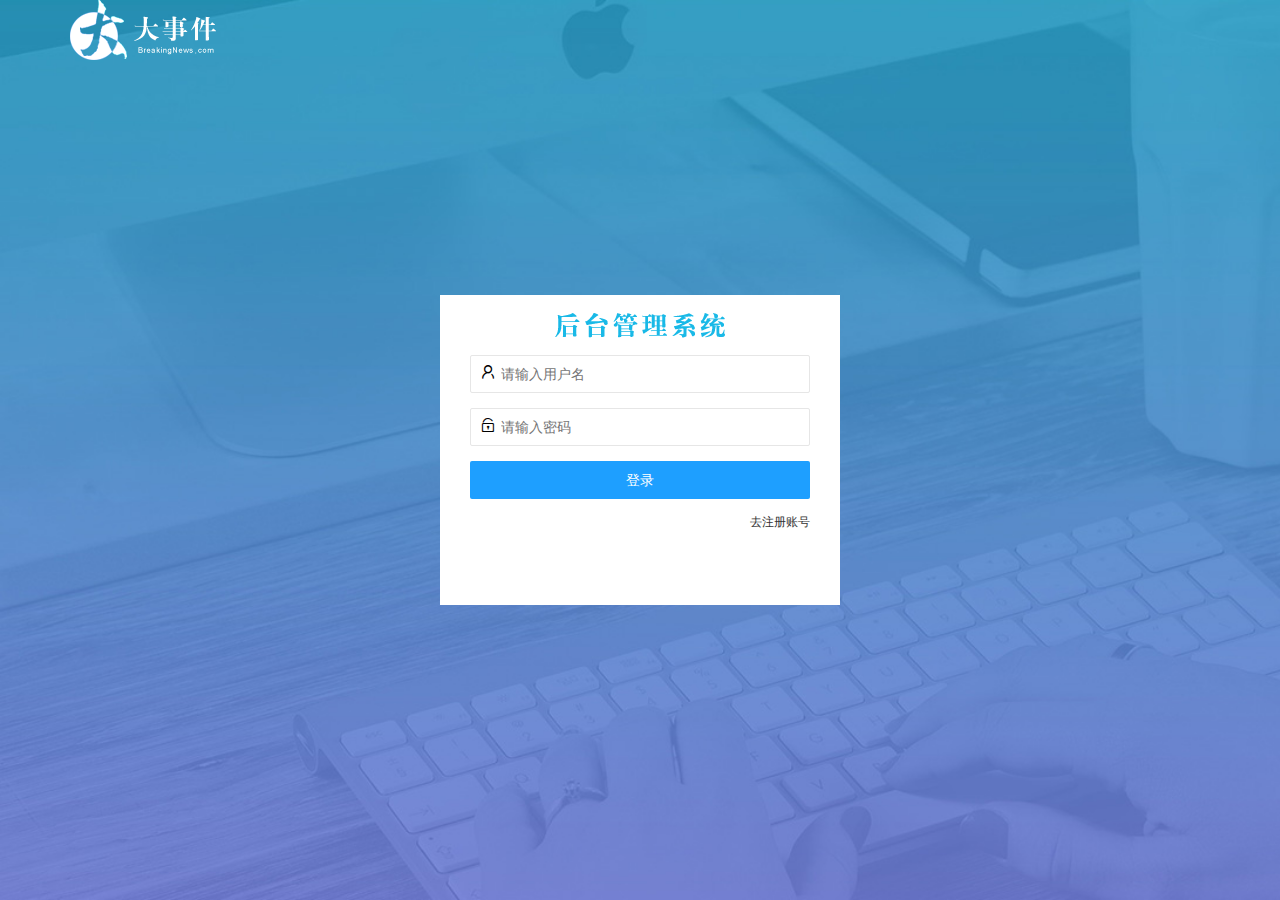
<file: login.html>
<!DOCTYPE html>
<html lang="en">

<head>
    <meta charset="UTF-8">
    <meta name="viewport" content="width=device-width, initial-scale=1.0">
    <title>大事件-登录/注册</title>
    <!-- 导入layui -->
    <link rel="stylesheet" href="./assets/lib/layui/css/layui.css">
    <!-- 登录注册页面样式 -->
    <link rel="stylesheet" href="./assets/css/login.css">

</head>

<body>
    <!-- 头部logo区域 -->
    <div class="layui-main">
        <img src="./assets/images/logo.png" alt="">
    </div>

    <!-- 登录注册区域 -->
    <div class="loginAndRegBox">
        <div class="title-box"></div>
        <!-- 登录div -->
        <div class="login-box">
            <!-- 登陆的表单 -->
            <form class="layui-form" id="form_login">
                <!-- 用户名 -->
                <div class="layui-form-item">
                    <i class="layui-icon layui-icon-username"></i>
                    <input type="text" name="username" required lay-verify="required" placeholder="请输入用户名"
                        autocomplete="off" class="layui-input">
                </div>
                <!-- 密码 -->
                <div class="layui-form-item">
                    <i class="layui-icon layui-icon-password"></i>
                    <input type="password" name="password" required lay-verify="required|pwd" placeholder="请输入密码"
                        autocomplete="off" class="layui-input">
                </div>
                <!-- 登录按钮 -->
                <div class="layui-form-item">
                    <!-- 注意：表单提交按钮和普通按钮的区别就是lay-submit属性 -->
                    <button class="layui-btn layui-btn-fluid layui-btn-normal" lay-submit>登录</button>
                </div>
                <div class="layui-form-item links">
                    <a href="javascript:;" id="link_reg">去注册账号</a>
                </div>
            </form>
        </div>
        <!-- 注册div -->
        <div class="reg-box">
            <!-- 注册的表单 -->
            <form class="layui-form" id="form_reg">
                <!-- 用户名 -->
                <div class="layui-form-item">
                    <i class="layui-icon layui-icon-username"></i>
                    <input type="text" name="username" required lay-verify="required" placeholder="请输入用户名"
                        autocomplete="off" class="layui-input">
                </div>
                <!-- 密码 -->
                <div class="layui-form-item">
                    <i class="layui-icon layui-icon-password"></i>
                    <input type="password" name="password" required lay-verify="required|pwd" placeholder="请输入密码"
                        autocomplete="off" class="layui-input">
                </div>
                <!-- 确认密码 -->
                <div class="layui-form-item">
                    <i class="layui-icon layui-icon-password"></i>
                    <input type="password" name="repassword" required lay-verify="required|pwd|repwd" placeholder="再次确认密码"
                        autocomplete="off" class="layui-input">
                </div>
                <!-- 注册按钮 -->
                <div class="layui-form-item">
                    <!-- 注意：表单提交按钮和普通按钮的区别就是lay-submit属性 -->
                    <button class="layui-btn layui-btn-fluid layui-btn-normal" lay-submit>注册</button>
                </div>
                <div class="layui-form-item links">
                    <a href="javascript:;" id="link_login">去登陆</a>
                </div>
            </form>

        </div>
    </div>

    <!-- 导入layui的js文件 -->
    <script src="./assets/lib/layui/layui.all.js"></script>
    <!-- 导入Jquery -->
    <script src="./assets/lib/jquery.js"></script>
    <!-- baseAPI -->
    <script src="./assets/js/baseAPI.js"></script>
    <!-- 导入登陆页面js脚本 -->
    <script src="./assets/js/login.js"></script>
</body>

</html>
</file>
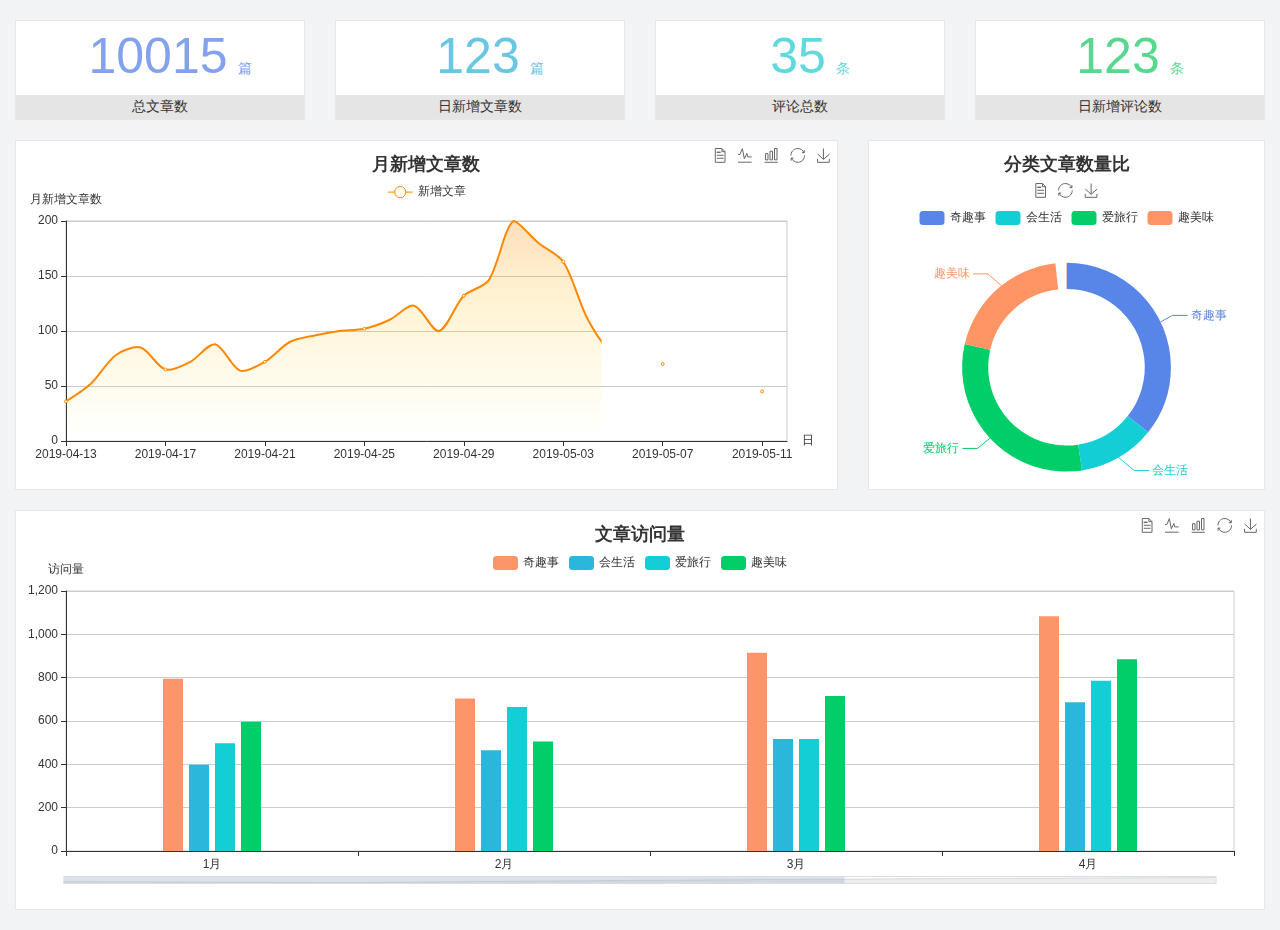
<file: home/dashboard.html>
<!DOCTYPE html>
<html lang="en">

<head>
  <meta charset="UTF-8">
  <meta name="viewport" content="width=device-width, initial-scale=1.0">
  <meta http-equiv="X-UA-Compatible" content="ie=edge">
  <title>图表统计</title>
  <link rel="stylesheet" href="../../assets/lib/bootstrap.css" />
  <link rel="stylesheet" href="../../assets/lib/main.css" />
  <script src="../../assets/lib/jquery.js"></script>
  <script type="text/javascript" src="../../assets/lib/echarts.min.js"></script>
</head>

<body>
  <div class="container-fluid">
    <div class="row spannel_list">
      <div class="col-sm-3 col-xs-6">
        <div class="spannel">
          <em>10015</em><span>篇</span>
          <b>总文章数</b>
        </div>
      </div>
      <div class="col-sm-3 col-xs-6">
        <div class="spannel scolor01">
          <em>123</em><span>篇</span>
          <b>日新增文章数</b>
        </div>
      </div>
      <div class="col-sm-3 col-xs-6">
        <div class="spannel scolor02">
          <em>35</em><span>条</span>
          <b>评论总数</b>
        </div>
      </div>
      <div class="col-sm-3 col-xs-6">
        <div class="spannel scolor03">
          <em>123</em><span>条</span>
          <b>日新增评论数</b>
        </div>
      </div>
    </div>
  </div>

  <div class="container-fluid">
    <div class="row curve-pie">
      <div class="col-lg-8 col-md-8">
        <div class="gragh_pannel" id="curve_show"></div>
      </div>
      <div class="col-lg-4 col-md-4">
        <div class="gragh_pannel" id="pie_show"></div>
      </div>
    </div>
  </div>

  <div class="container-fluid">
    <div class="column_pannel" id="column_show"></div>
  </div>

  <script>
    var oChart = echarts.init(document.getElementById('curve_show'));
    var aList_all = [
      { 'count': 36, 'date': '2019-04-13' },
      { 'count': 52, 'date': '2019-04-14' },
      { 'count': 78, 'date': '2019-04-15' },
      { 'count': 85, 'date': '2019-04-16' },
      { 'count': 65, 'date': '2019-04-17' },
      { 'count': 72, 'date': '2019-04-18' },
      { 'count': 88, 'date': '2019-04-19' },
      { 'count': 64, 'date': '2019-04-20' },
      { 'count': 72, 'date': '2019-04-21' },
      { 'count': 90, 'date': '2019-04-22' },
      { 'count': 96, 'date': '2019-04-23' },
      { 'count': 100, 'date': '2019-04-24' },
      { 'count': 102, 'date': '2019-04-25' },
      { 'count': 110, 'date': '2019-04-26' },
      { 'count': 123, 'date': '2019-04-27' },
      { 'count': 100, 'date': '2019-04-28' },
      { 'count': 132, 'date': '2019-04-29' },
      { 'count': 146, 'date': '2019-04-30' },
      { 'count': 200, 'date': '2019-05-01' },
      { 'count': 180, 'date': '2019-05-02' },
      { 'count': 163, 'date': '2019-05-03' },
      { 'count': 110, 'date': '2019-05-04' },
      { 'count': 80, 'date': '2019-05-05' },
      { 'count': 82, 'date': '2019-05-06' },
      { 'count': 70, 'date': '2019-05-07' },
      { 'count': 65, 'date': '2019-05-08' },
      { 'count': 54, 'date': '2019-05-09' },
      { 'count': 40, 'date': '2019-05-10' },
      { 'count': 45, 'date': '2019-05-11' },
      { 'count': 38, 'date': '2019-05-12' },
    ];

    let aCount = [];
    let aDate = [];

    for (var i = 0; i < aList_all.length; i++) {
      aCount.push(aList_all[i].count);
      aDate.push(aList_all[i].date);
    }

    var chartopt = {
      title: {
        text: '月新增文章数',
        left: 'center',
        top: '10'
      },
      tooltip: {
        trigger: 'axis'
      },
      legend: {
        data: ['新增文章'],
        top: '40'
      },
      toolbox: {
        show: true,
        feature: {
          mark: { show: true },
          dataView: { show: true, readOnly: false },
          magicType: { show: true, type: ['line', 'bar'] },
          restore: { show: true },
          saveAsImage: { show: true }
        }
      },
      calculable: true,
      xAxis: [
        {
          name: '日',
          type: 'category',
          boundaryGap: false,
          data: aDate
        }
      ],
      yAxis: [
        {
          name: '月新增文章数',
          type: 'value'
        }
      ],
      series: [
        {
          name: '新增文章',
          type: 'line',
          smooth: true,
          itemStyle: { normal: { areaStyle: { type: 'default' }, color: '#f80' }, lineStyle: { color: '#f80' } },
          data: aCount
        }],
      areaStyle: {
        normal: {
          color: new echarts.graphic.LinearGradient(0, 0, 0, 1, [{
            offset: 0,
            color: 'rgba(255,136,0,0.39)'
          }, {
            offset: .34,
            color: 'rgba(255,180,0,0.25)'
          }, {
            offset: 1,
            color: 'rgba(255,222,0,0.00)'
          }])

        }
      },
      grid: {
        show: true,
        x: 50,
        x2: 50,
        y: 80,
        height: 220
      }
    };

    oChart.setOption(chartopt);


    var oPie = echarts.init(document.getElementById('pie_show'));
    var oPieopt =
    {
      title: {
        top: 10,
        text: '分类文章数量比',
        x: 'center'
      },
      tooltip: {
        trigger: 'item',
        formatter: "{a} <br/>{b} : {c} ({d}%)"
      },
      color: ['#5885e8', '#13cfd5', '#00ce68', '#ff9565'],
      legend: {
        x: 'center',
        top: 65,
        data: ['奇趣事', '会生活', '爱旅行', '趣美味']
      },
      toolbox: {
        show: true,
        x: 'center',
        top: 35,
        feature: {
          mark: { show: true },
          dataView: { show: true, readOnly: false },
          magicType: {
            show: true,
            type: ['pie', 'funnel'],
            option: {
              funnel: {
                x: '25%',
                width: '50%',
                funnelAlign: 'left',
                max: 1548
              }
            }
          },
          restore: { show: true },
          saveAsImage: { show: true }
        }
      },
      calculable: true,
      series: [
        {
          name: '访问来源',
          type: 'pie',
          radius: ['45%', '60%'],
          center: ['50%', '65%'],
          data: [
            { value: 300, name: '奇趣事' },
            { value: 100, name: '会生活' },
            { value: 260, name: '爱旅行' },
            { value: 180, name: '趣美味' }
          ]
        }
      ]
    };
    oPie.setOption(oPieopt);



    var oColumn = this.echarts.init(document.getElementById('column_show'));
    var oColumnopt =
    {
      title: {
        text: '文章访问量',
        left: 'center',
        top: '10'
      },
      tooltip: {
        trigger: 'axis'
      },
      legend: {
        data: ['奇趣事', '会生活', '爱旅行', '趣美味'],
        top: '40'
      },
      toolbox: {
        show: true,
        feature: {
          mark: { show: true },
          dataView: { show: true, readOnly: false },
          magicType: { show: true, type: ['line', 'bar'] },
          restore: { show: true },
          saveAsImage: { show: true }
        }
      },
      calculable: true,
      xAxis: [
        {
          type: 'category',
          data: ['1月', '2月', '3月', '4月', '5月']
        }
      ],
      yAxis: [
        {
          name: '访问量',
          type: 'value'
        }
      ],
      series: [
        {
          name: '奇趣事',
          type: 'bar',
          barWidth: 20,
          itemStyle: {
            normal: { areaStyle: { type: 'default' }, color: '#fd956a' }
          },
          data: [800, 708, 920, 1090, 1200]
        },
        {
          name: '会生活',
          type: 'bar',
          barWidth: 20,
          itemStyle: {
            normal: { areaStyle: { type: 'default' }, color: '#2bb6db' }
          },
          data: [400, 468, 520, 690, 800]
        },
        {
          name: '爱旅行',
          type: 'bar',
          barWidth: 20,
          itemStyle: {
            normal: { areaStyle: { type: 'default' }, color: '#13cfd5' }
          },
          data: [500, 668, 520, 790, 900]
        },
        {
          name: '趣美味',
          type: 'bar',
          barWidth: 20,
          itemStyle: {
            normal: { areaStyle: { type: 'default' }, color: '#00ce68' }
          },
          data: [600, 508, 720, 890, 1000]
        }
      ],
      grid: {
        show: true,
        x: 50,
        x2: 30,
        y: 80,
        height: 260
      },
      dataZoom: [//给x轴设置滚动条
        {
          start: 0,//默认为0
          end: 100 - 1000 / 31,//默认为100
          type: 'slider',
          show: true,
          xAxisIndex: [0],
          handleSize: 0,//滑动条的 左右2个滑动条的大小
          height: 8,//组件高度
          left: 45, //左边的距离
          right: 50,//右边的距离
          bottom: 26,//右边的距离
          handleColor: '#ddd',//h滑动图标的颜色
          handleStyle: {
            borderColor: "#cacaca",
            borderWidth: "1",
            shadowBlur: 2,
            background: "#ddd",
            shadowColor: "#ddd",
          }
        }]
    };
    oColumn.setOption(oColumnopt);
  </script>
</body>

</html>
</file>
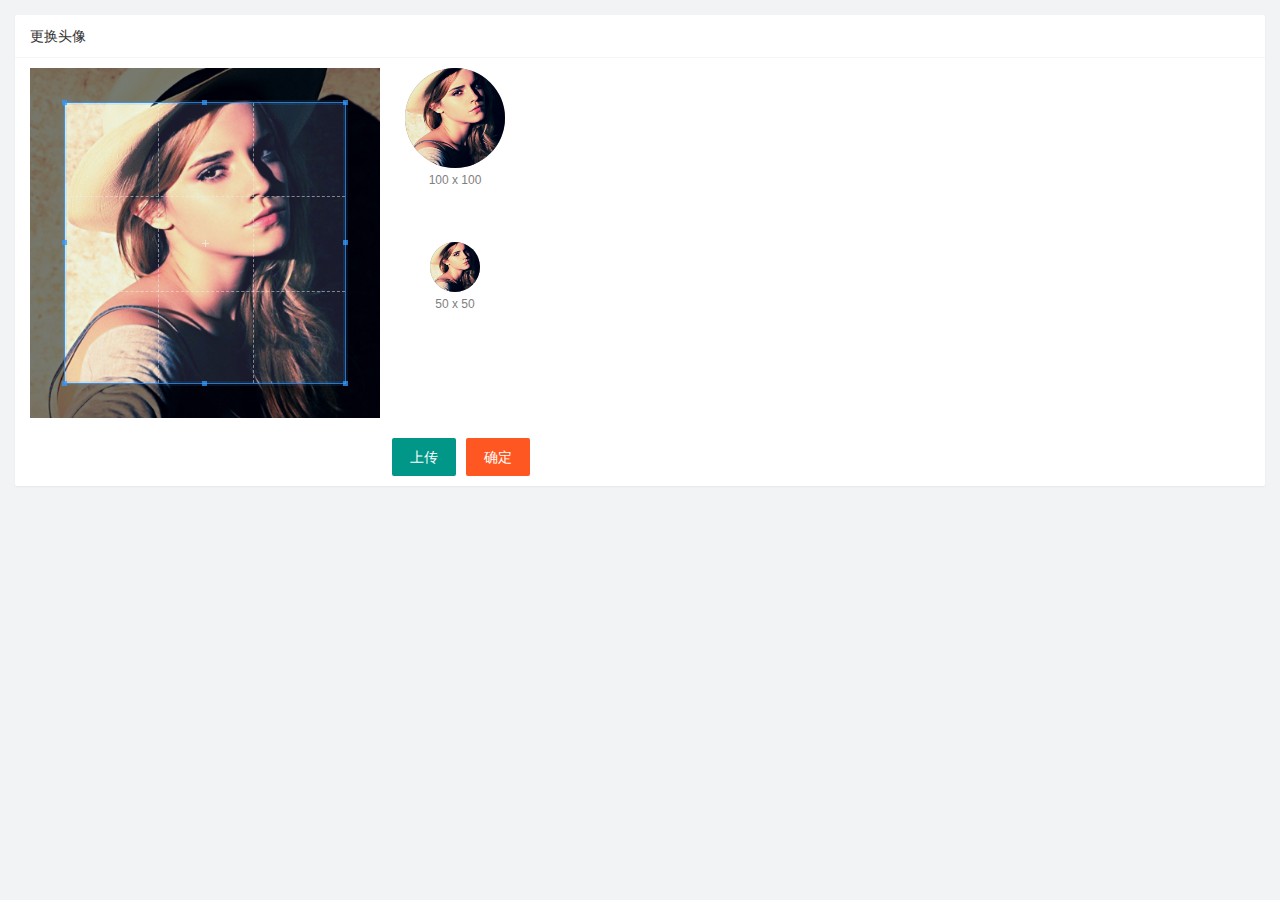
<file: user/user_avatar.html>
<!DOCTYPE html>
<html lang="en">

<head>
    <meta charset="UTF-8">
    <meta name="viewport" content="width=device-width, initial-scale=1.0">
    <title>Document</title>
    <link rel="stylesheet" href="../assets/lib/layui/css/layui.css">
    <link rel="stylesheet" href="../assets/lib/cropper/cropper.css">
    <link rel="stylesheet" href="../assets/css/user/user_avatar.css">

</head>

<body>
    <!-- 卡片区域 -->
    <div class="layui-card">
        <div class="layui-card-header">更换头像</div>
        <div class="layui-card-body">
            <!-- 第一行的图片裁剪和预览区域 -->
            <div class="row1">
                <!-- 图片裁剪区域 -->
                <div class="cropper-box">
                    <!-- 这个 img 标签很重要，将来会把它初始化为裁剪区域 -->
                    <img id="image" src="/assets/images/sample.jpg" />
                </div>
                <!-- 图片的预览区域 -->
                <div class="preview-box">
                    <div>
                        <!-- 宽高为 100px 的预览区域 -->
                        <div class="img-preview w100"></div>
                        <p class="size">100 x 100</p>
                    </div>
                    <div>
                        <!-- 宽高为 50px 的预览区域 -->
                        <div class="img-preview w50"></div>
                        <p class="size">50 x 50</p>
                    </div>
                </div>
            </div>

            <!-- 第二行的按钮区域 -->
            <div class="row2">
                <!-- //accept 可以指定 允许用户选择什么类型的文件 -->
                <input type="file" id="file" accept="image/png,image/jpeg">
                <button type="button" class="layui-btn" id="btnChooseImage">上传</button>
                <button type="button" class="layui-btn layui-btn-danger" id="btnUpload">确定</button>
            </div>
        </div>
    </div>

    <script src="../assets/lib/layui/layui.all.js"></script>
    <script src="../assets/lib/jquery.js"></script>
    <script src="../assets/lib/cropper/Cropper.js"></script>
    <script src="../assets/lib/cropper/jquery-cropper.js"></script>
    <script src="../assets/js/baseAPI.js"></script>
    <script src="../assets/js/user/user_avatar.js"></script>
</body>

</html>
</file>
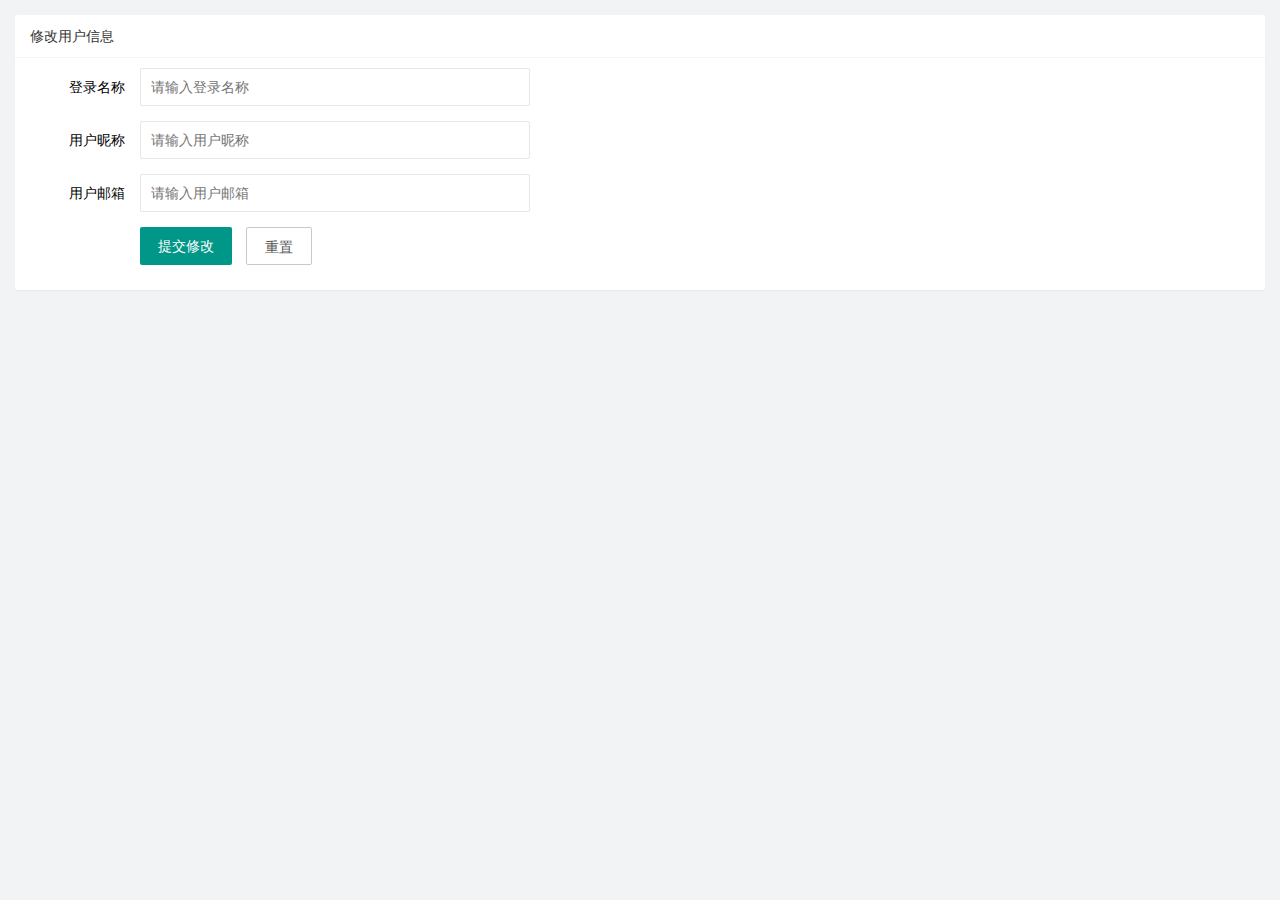
<file: user/user_info.html>
<!DOCTYPE html>
<html lang="en">

<head>
    <meta charset="UTF-8">
    <meta name="viewport" content="width=device-width, initial-scale=1.0">
    <title>Document</title>
    <!-- 导入layui样式 -->
    <link rel="stylesheet" href="../assets/lib/layui/css/layui.css">
    <!-- 导入样式文件 -->
    <link rel="stylesheet" href="../assets/css/user/user_info.css">

</head>

<body>
    <div class="layui-card">
        <div class="layui-card-header">修改用户信息</div>
        <div class="layui-card-body">
            <!-- form表单区域 -->
            <form class="layui-form" lay-filter="formUserInfo">
                <input type="hidden" name="id">
                <div class="layui-form-item">
                    <label class="layui-form-label">登录名称</label>
                    <div class="layui-input-block">
                        <input type="text" name="username" required lay-verify="required" placeholder="请输入登录名称"
                            autocomplete="off" class="layui-input" readonly>
                    </div>
                </div>
                <div class="layui-form-item">
                    <label class="layui-form-label">用户昵称</label>
                    <div class="layui-input-block">
                        <input type="text" name="nickname" required lay-verify="required|nickname" placeholder="请输入用户昵称"
                            autocomplete="off" class="layui-input">
                    </div>
                </div>
                <div class="layui-form-item">
                    <label class="layui-form-label">用户邮箱</label>
                    <div class="layui-input-block">
                        <input type="text" name="email" required lay-verify="required|email" placeholder="请输入用户邮箱"
                            autocomplete="off" class="layui-input">
                    </div>
                </div>
                <div class="layui-form-item">
                    <div class="layui-input-block">
                        <button class="layui-btn" lay-submit lay-filter="formDemo">提交修改</button>
                        <button type="reset" class="layui-btn layui-btn-primary" id="btnReset">重置</button>
                    </div>
                </div>
            </form>
        </div>
    </div>

    <!-- 导入layui的js -->
    <script src="../assets/lib/layui/layui.all.js"></script>
    <!-- 导入jquery的js -->
    <script src="../assets/lib/jquery.js"></script>
    <!-- baseAPI -->
    <script src="../assets/js/baseAPI.js"></script>
    <!-- 导入自己的js文件 -->
    <script src="../assets/js/user/user_info.js"></script>

</body>

</html>
</file>
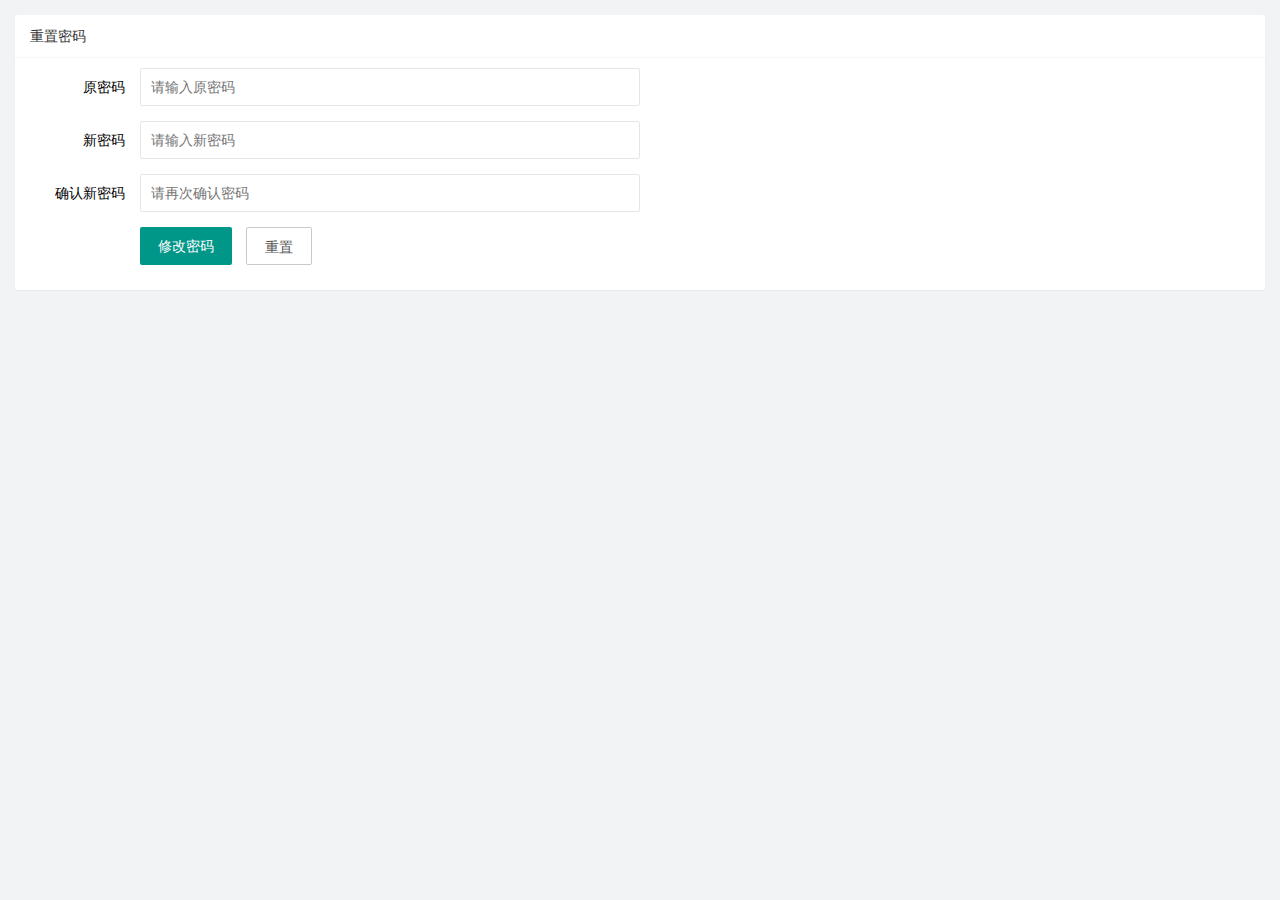
<file: user/user_pwd.html>
<!DOCTYPE html>
<html lang="en">

<head>
    <meta charset="UTF-8">
    <meta name="viewport" content="width=device-width, initial-scale=1.0">
    <title>Document</title>
    <link rel="stylesheet" href="../assets/lib/layui/css/layui.css">
    <link rel="stylesheet" href="../assets/css/user/user_pwd.css">
</head>

<body>
    <!-- 卡片区域 -->
    <div class="layui-card">
        <div class="layui-card-header">重置密码</div>
        <div class="layui-card-body">
            <form class="layui-form">
                <div class="layui-form-item">
                    <label class="layui-form-label">原密码</label>
                    <div class="layui-input-block">
                        <input type="password" name="oldPwd" required lay-verify="required|pwd" placeholder="请输入原密码"
                            autocomplete="off" class="layui-input">
                    </div>
                </div>
                <div class="layui-form-item">
                    <label class="layui-form-label">新密码</label>
                    <div class="layui-input-block">
                        <input type="password" name="newPwd" required lay-verify="required|pwd|samePwd" placeholder="请输入新密码"
                            autocomplete="off" class="layui-input">
                    </div>
                </div>
                <div class="layui-form-item">
                    <label class="layui-form-label">确认新密码</label>
                    <div class="layui-input-block">
                        <input type="password" name="rePwd" required lay-verify="required|pwd|rePwd" placeholder="请再次确认密码"
                            autocomplete="off" class="layui-input">
                    </div>
                </div>
                <div class="layui-form-item">
                    <div class="layui-input-block">
                        <button class="layui-btn" lay-submit lay-filter="formDemo">修改密码</button>
                        <button type="reset" class="layui-btn layui-btn-primary">重置</button>
                    </div>
                </div>
            </form>
        </div>
    </div>

    <!-- 导入layui的js文件 -->
    <script src="../assets/lib/layui/layui.all.js"></script>
    <!-- 导入jquery的js文件 -->
    <script src="../assets/lib/jquery.js"></script>
    <!-- 导入baseAPI的JS文件 -->
    <script src="../assets/js/baseAPI.js"></script>
    <!-- 导入自己的js文件 -->
    <script src="../assets/js/user/user_pwd.js"></script>
</body>

</html>
</file>
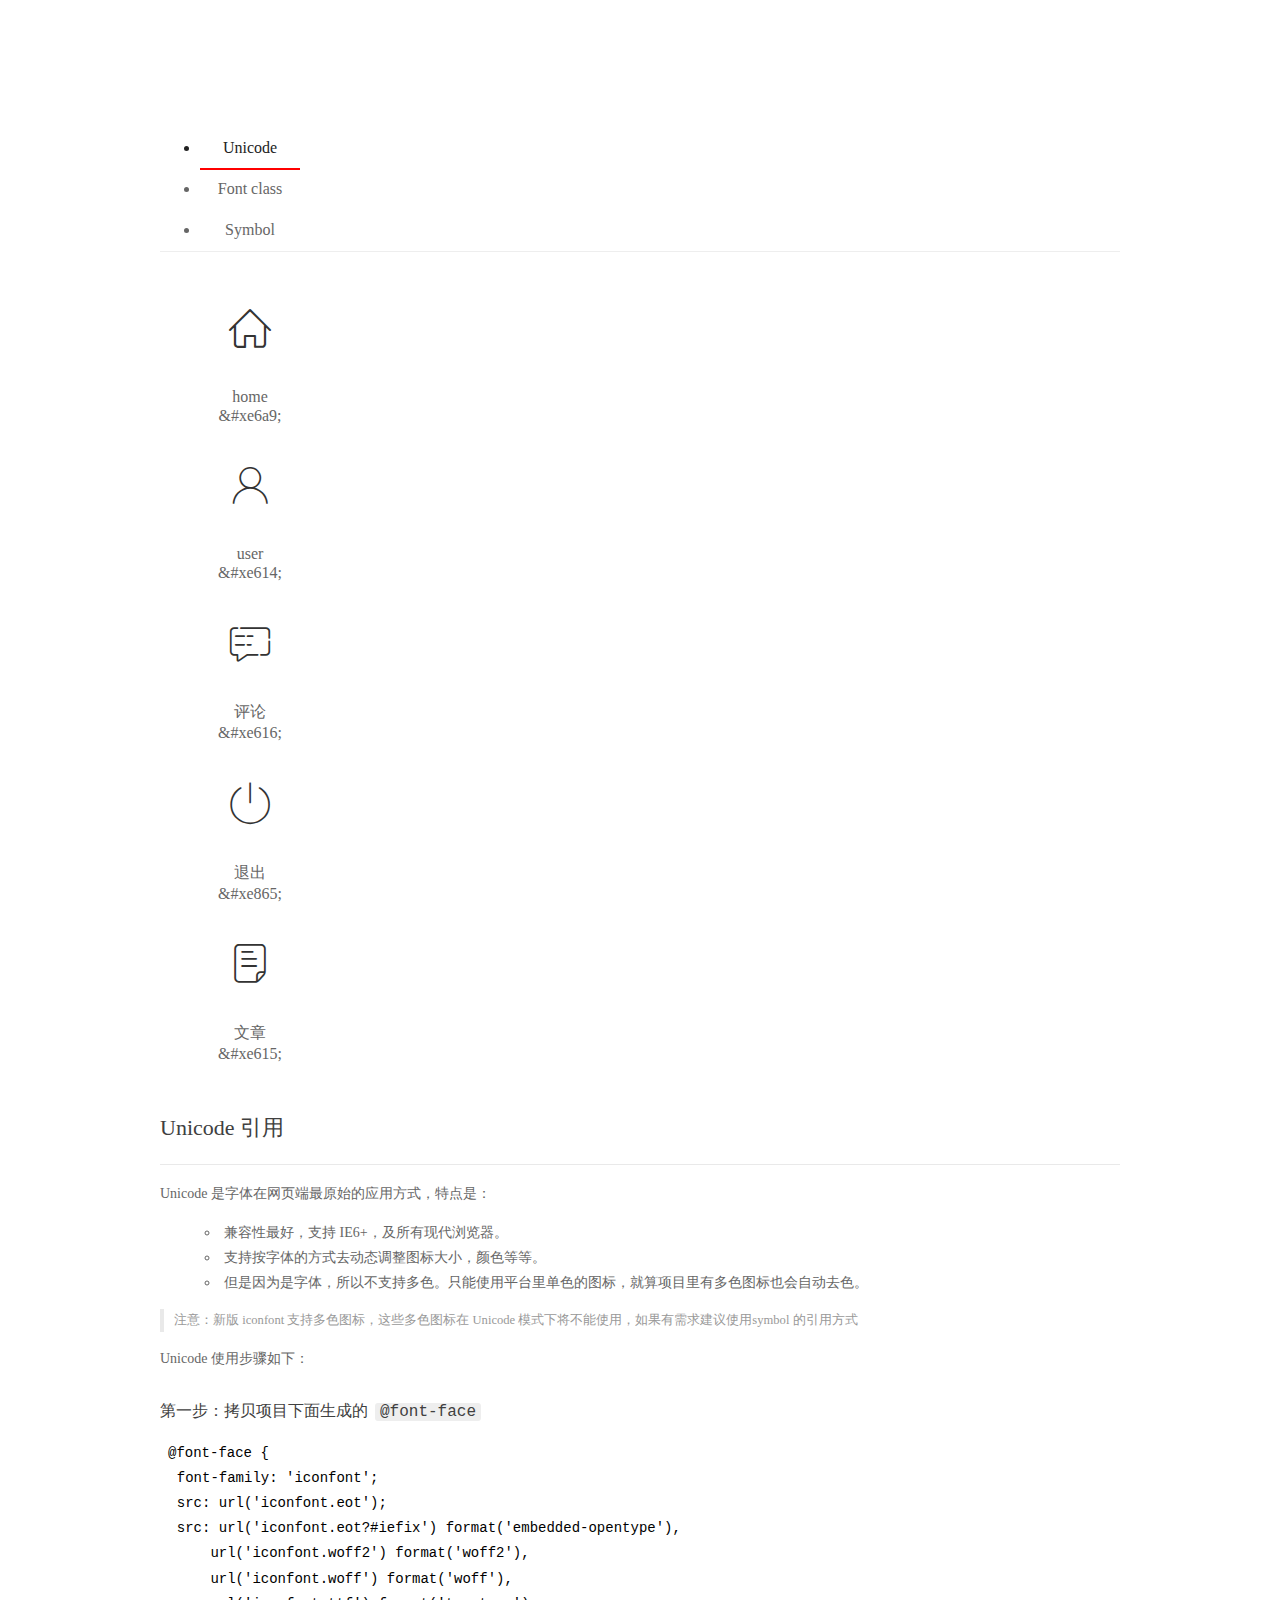
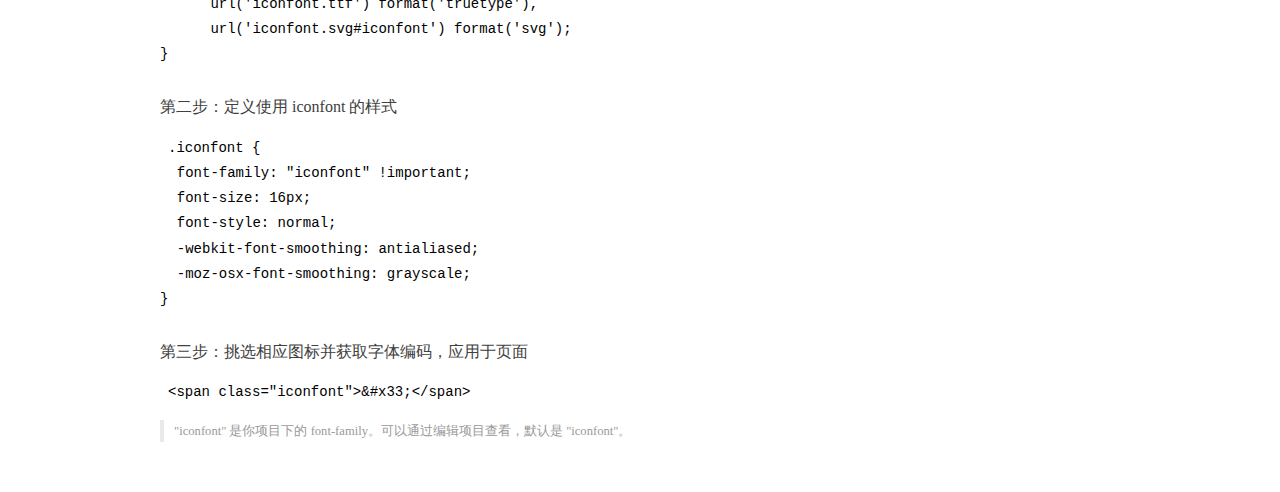
<file: assets/fonts/demo_index.html>
<!DOCTYPE html>
<html>
<head>
  <meta charset="utf-8"/>
  <title>IconFont Demo</title>
  <link rel="shortcut icon" href="https://gtms04.alicdn.com/tps/i4/TB1_oz6GVXXXXaFXpXXJDFnIXXX-64-64.ico" type="image/x-icon"/>
  <link rel="stylesheet" href="https://g.alicdn.com/thx/cube/1.3.2/cube.min.css">
  <link rel="stylesheet" href="demo.css">
  <link rel="stylesheet" href="iconfont.css">
  <script src="iconfont.js"></script>
  <!-- jQuery -->
  <script src="https://a1.alicdn.com/oss/uploads/2018/12/26/7bfddb60-08e8-11e9-9b04-53e73bb6408b.js"></script>
  <!-- 代码高亮 -->
  <script src="https://a1.alicdn.com/oss/uploads/2018/12/26/a3f714d0-08e6-11e9-8a15-ebf944d7534c.js"></script>
</head>
<body>
  <div class="main">
    <h1 class="logo"><a href="https://www.iconfont.cn/" title="iconfont 首页" target="_blank">&#xe86b;</a></h1>
    <div class="nav-tabs">
      <ul id="tabs" class="dib-box">
        <li class="dib active"><span>Unicode</span></li>
        <li class="dib"><span>Font class</span></li>
        <li class="dib"><span>Symbol</span></li>
      </ul>
      
    </div>
    <div class="tab-container">
      <div class="content unicode" style="display: block;">
          <ul class="icon_lists dib-box">
          
            <li class="dib">
              <span class="icon iconfont">&#xe6a9;</span>
                <div class="name">home</div>
                <div class="code-name">&amp;#xe6a9;</div>
              </li>
          
            <li class="dib">
              <span class="icon iconfont">&#xe614;</span>
                <div class="name">user</div>
                <div class="code-name">&amp;#xe614;</div>
              </li>
          
            <li class="dib">
              <span class="icon iconfont">&#xe616;</span>
                <div class="name">评论</div>
                <div class="code-name">&amp;#xe616;</div>
              </li>
          
            <li class="dib">
              <span class="icon iconfont">&#xe865;</span>
                <div class="name">退出</div>
                <div class="code-name">&amp;#xe865;</div>
              </li>
          
            <li class="dib">
              <span class="icon iconfont">&#xe615;</span>
                <div class="name">文章</div>
                <div class="code-name">&amp;#xe615;</div>
              </li>
          
          </ul>
          <div class="article markdown">
          <h2 id="unicode-">Unicode 引用</h2>
          <hr>

          <p>Unicode 是字体在网页端最原始的应用方式，特点是：</p>
          <ul>
            <li>兼容性最好，支持 IE6+，及所有现代浏览器。</li>
            <li>支持按字体的方式去动态调整图标大小，颜色等等。</li>
            <li>但是因为是字体，所以不支持多色。只能使用平台里单色的图标，就算项目里有多色图标也会自动去色。</li>
          </ul>
          <blockquote>
            <p>注意：新版 iconfont 支持多色图标，这些多色图标在 Unicode 模式下将不能使用，如果有需求建议使用symbol 的引用方式</p>
          </blockquote>
          <p>Unicode 使用步骤如下：</p>
          <h3 id="-font-face">第一步：拷贝项目下面生成的 <code>@font-face</code></h3>
<pre><code class="language-css"
>@font-face {
  font-family: 'iconfont';
  src: url('iconfont.eot');
  src: url('iconfont.eot?#iefix') format('embedded-opentype'),
      url('iconfont.woff2') format('woff2'),
      url('iconfont.woff') format('woff'),
      url('iconfont.ttf') format('truetype'),
      url('iconfont.svg#iconfont') format('svg');
}
</code></pre>
          <h3 id="-iconfont-">第二步：定义使用 iconfont 的样式</h3>
<pre><code class="language-css"
>.iconfont {
  font-family: "iconfont" !important;
  font-size: 16px;
  font-style: normal;
  -webkit-font-smoothing: antialiased;
  -moz-osx-font-smoothing: grayscale;
}
</code></pre>
          <h3 id="-">第三步：挑选相应图标并获取字体编码，应用于页面</h3>
<pre>
<code class="language-html"
>&lt;span class="iconfont"&gt;&amp;#x33;&lt;/span&gt;
</code></pre>
          <blockquote>
            <p>"iconfont" 是你项目下的 font-family。可以通过编辑项目查看，默认是 "iconfont"。</p>
          </blockquote>
          </div>
      </div>
      <div class="content font-class">
        <ul class="icon_lists dib-box">
          
          <li class="dib">
            <span class="icon iconfont icon-home"></span>
            <div class="name">
              home
            </div>
            <div class="code-name">.icon-home
            </div>
          </li>
          
          <li class="dib">
            <span class="icon iconfont icon-user"></span>
            <div class="name">
              user
            </div>
            <div class="code-name">.icon-user
            </div>
          </li>
          
          <li class="dib">
            <span class="icon iconfont icon-pinglun"></span>
            <div class="name">
              评论
            </div>
            <div class="code-name">.icon-pinglun
            </div>
          </li>
          
          <li class="dib">
            <span class="icon iconfont icon-tuichu"></span>
            <div class="name">
              退出
            </div>
            <div class="code-name">.icon-tuichu
            </div>
          </li>
          
          <li class="dib">
            <span class="icon iconfont icon-16"></span>
            <div class="name">
              文章
            </div>
            <div class="code-name">.icon-16
            </div>
          </li>
          
        </ul>
        <div class="article markdown">
        <h2 id="font-class-">font-class 引用</h2>
        <hr>

        <p>font-class 是 Unicode 使用方式的一种变种，主要是解决 Unicode 书写不直观，语意不明确的问题。</p>
        <p>与 Unicode 使用方式相比，具有如下特点：</p>
        <ul>
          <li>兼容性良好，支持 IE8+，及所有现代浏览器。</li>
          <li>相比于 Unicode 语意明确，书写更直观。可以很容易分辨这个 icon 是什么。</li>
          <li>因为使用 class 来定义图标，所以当要替换图标时，只需要修改 class 里面的 Unicode 引用。</li>
          <li>不过因为本质上还是使用的字体，所以多色图标还是不支持的。</li>
        </ul>
        <p>使用步骤如下：</p>
        <h3 id="-fontclass-">第一步：引入项目下面生成的 fontclass 代码：</h3>
<pre><code class="language-html">&lt;link rel="stylesheet" href="./iconfont.css"&gt;
</code></pre>
        <h3 id="-">第二步：挑选相应图标并获取类名，应用于页面：</h3>
<pre><code class="language-html">&lt;span class="iconfont icon-xxx"&gt;&lt;/span&gt;
</code></pre>
        <blockquote>
          <p>"
            iconfont" 是你项目下的 font-family。可以通过编辑项目查看，默认是 "iconfont"。</p>
        </blockquote>
      </div>
      </div>
      <div class="content symbol">
          <ul class="icon_lists dib-box">
          
            <li class="dib">
                <svg class="icon svg-icon" aria-hidden="true">
                  <use xlink:href="#icon-home"></use>
                </svg>
                <div class="name">home</div>
                <div class="code-name">#icon-home</div>
            </li>
          
            <li class="dib">
                <svg class="icon svg-icon" aria-hidden="true">
                  <use xlink:href="#icon-user"></use>
                </svg>
                <div class="name">user</div>
                <div class="code-name">#icon-user</div>
            </li>
          
            <li class="dib">
                <svg class="icon svg-icon" aria-hidden="true">
                  <use xlink:href="#icon-pinglun"></use>
                </svg>
                <div class="name">评论</div>
                <div class="code-name">#icon-pinglun</div>
            </li>
          
            <li class="dib">
                <svg class="icon svg-icon" aria-hidden="true">
                  <use xlink:href="#icon-tuichu"></use>
                </svg>
                <div class="name">退出</div>
                <div class="code-name">#icon-tuichu</div>
            </li>
          
            <li class="dib">
                <svg class="icon svg-icon" aria-hidden="true">
                  <use xlink:href="#icon-16"></use>
                </svg>
                <div class="name">文章</div>
                <div class="code-name">#icon-16</div>
            </li>
          
          </ul>
          <div class="article markdown">
          <h2 id="symbol-">Symbol 引用</h2>
          <hr>

          <p>这是一种全新的使用方式，应该说这才是未来的主流，也是平台目前推荐的用法。相关介绍可以参考这篇<a href="">文章</a>
            这种用法其实是做了一个 SVG 的集合，与另外两种相比具有如下特点：</p>
          <ul>
            <li>支持多色图标了，不再受单色限制。</li>
            <li>通过一些技巧，支持像字体那样，通过 <code>font-size</code>, <code>color</code> 来调整样式。</li>
            <li>兼容性较差，支持 IE9+，及现代浏览器。</li>
            <li>浏览器渲染 SVG 的性能一般，还不如 png。</li>
          </ul>
          <p>使用步骤如下：</p>
          <h3 id="-symbol-">第一步：引入项目下面生成的 symbol 代码：</h3>
<pre><code class="language-html">&lt;script src="./iconfont.js"&gt;&lt;/script&gt;
</code></pre>
          <h3 id="-css-">第二步：加入通用 CSS 代码（引入一次就行）：</h3>
<pre><code class="language-html">&lt;style&gt;
.icon {
  width: 1em;
  height: 1em;
  vertical-align: -0.15em;
  fill: currentColor;
  overflow: hidden;
}
&lt;/style&gt;
</code></pre>
          <h3 id="-">第三步：挑选相应图标并获取类名，应用于页面：</h3>
<pre><code class="language-html">&lt;svg class="icon" aria-hidden="true"&gt;
  &lt;use xlink:href="#icon-xxx"&gt;&lt;/use&gt;
&lt;/svg&gt;
</code></pre>
          </div>
      </div>

    </div>
  </div>
  <script>
  $(document).ready(function () {
      $('.tab-container .content:first').show()

      $('#tabs li').click(function (e) {
        var tabContent = $('.tab-container .content')
        var index = $(this).index()

        if ($(this).hasClass('active')) {
          return
        } else {
          $('#tabs li').removeClass('active')
          $(this).addClass('active')

          tabContent.hide().eq(index).fadeIn()
        }
      })
    })
  </script>
</body>
</html>
</file>
<file: assets/lib/layui/css/layui.css>
/** layui-v2.5.5 MIT License By https://www.layui.com */
 .layui-inline,img{display:inline-block;vertical-align:middle}h1,h2,h3,h4,h5,h6{font-weight:400}.layui-edge,.layui-header,.layui-inline,.layui-main{position:relative}.layui-body,.layui-edge,.layui-elip{overflow:hidden}.layui-btn,.layui-edge,.layui-inline,img{vertical-align:middle}.layui-btn,.layui-disabled,.layui-icon,.layui-unselect{-moz-user-select:none;-webkit-user-select:none;-ms-user-select:none}.layui-elip,.layui-form-checkbox span,.layui-form-pane .layui-form-label{text-overflow:ellipsis;white-space:nowrap}.layui-breadcrumb,.layui-tree-btnGroup{visibility:hidden}blockquote,body,button,dd,div,dl,dt,form,h1,h2,h3,h4,h5,h6,input,li,ol,p,pre,td,textarea,th,ul{margin:0;padding:0;-webkit-tap-highlight-color:rgba(0,0,0,0)}a:active,a:hover{outline:0}img{border:none}li{list-style:none}table{border-collapse:collapse;border-spacing:0}h4,h5,h6{font-size:100%}button,input,optgroup,option,select,textarea{font-family:inherit;font-size:inherit;font-style:inherit;font-weight:inherit;outline:0}pre{white-space:pre-wrap;white-space:-moz-pre-wrap;white-space:-pre-wrap;white-space:-o-pre-wrap;word-wrap:break-word}body{line-height:24px;font:14px Helvetica Neue,Helvetica,PingFang SC,Tahoma,Arial,sans-serif}hr{height:1px;margin:10px 0;border:0;clear:both}a{color:#333;text-decoration:none}a:hover{color:#777}a cite{font-style:normal;*cursor:pointer}.layui-border-box,.layui-border-box *{box-sizing:border-box}.layui-box,.layui-box *{box-sizing:content-box}.layui-clear{clear:both;*zoom:1}.layui-clear:after{content:'\20';clear:both;*zoom:1;display:block;height:0}.layui-inline{*display:inline;*zoom:1}.layui-edge{display:inline-block;width:0;height:0;border-width:6px;border-style:dashed;border-color:transparent}.layui-edge-top{top:-4px;border-bottom-color:#999;border-bottom-style:solid}.layui-edge-right{border-left-color:#999;border-left-style:solid}.layui-edge-bottom{top:2px;border-top-color:#999;border-top-style:solid}.layui-edge-left{border-right-color:#999;border-right-style:solid}.layui-disabled,.layui-disabled:hover{color:#d2d2d2!important;cursor:not-allowed!important}.layui-circle{border-radius:100%}.layui-show{display:block!important}.layui-hide{display:none!important}@font-face{font-family:layui-icon;src:url(../font/iconfont.eot?v=250);src:url(../font/iconfont.eot?v=250#iefix) format('embedded-opentype'),url(../font/iconfont.woff2?v=250) format('woff2'),url(../font/iconfont.woff?v=250) format('woff'),url(../font/iconfont.ttf?v=250) format('truetype'),url(../font/iconfont.svg?v=250#layui-icon) format('svg')}.layui-icon{font-family:layui-icon!important;font-size:16px;font-style:normal;-webkit-font-smoothing:antialiased;-moz-osx-font-smoothing:grayscale}.layui-icon-reply-fill:before{content:"\e611"}.layui-icon-set-fill:before{content:"\e614"}.layui-icon-menu-fill:before{content:"\e60f"}.layui-icon-search:before{content:"\e615"}.layui-icon-share:before{content:"\e641"}.layui-icon-set-sm:before{content:"\e620"}.layui-icon-engine:before{content:"\e628"}.layui-icon-close:before{content:"\1006"}.layui-icon-close-fill:before{content:"\1007"}.layui-icon-chart-screen:before{content:"\e629"}.layui-icon-star:before{content:"\e600"}.layui-icon-circle-dot:before{content:"\e617"}.layui-icon-chat:before{content:"\e606"}.layui-icon-release:before{content:"\e609"}.layui-icon-list:before{content:"\e60a"}.layui-icon-chart:before{content:"\e62c"}.layui-icon-ok-circle:before{content:"\1005"}.layui-icon-layim-theme:before{content:"\e61b"}.layui-icon-table:before{content:"\e62d"}.layui-icon-right:before{content:"\e602"}.layui-icon-left:before{content:"\e603"}.layui-icon-cart-simple:before{content:"\e698"}.layui-icon-face-cry:before{content:"\e69c"}.layui-icon-face-smile:before{content:"\e6af"}.layui-icon-survey:before{content:"\e6b2"}.layui-icon-tree:before{content:"\e62e"}.layui-icon-upload-circle:before{content:"\e62f"}.layui-icon-add-circle:before{content:"\e61f"}.layui-icon-download-circle:before{content:"\e601"}.layui-icon-templeate-1:before{content:"\e630"}.layui-icon-util:before{content:"\e631"}.layui-icon-face-surprised:before{content:"\e664"}.layui-icon-edit:before{content:"\e642"}.layui-icon-speaker:before{content:"\e645"}.layui-icon-down:before{content:"\e61a"}.layui-icon-file:before{content:"\e621"}.layui-icon-layouts:before{content:"\e632"}.layui-icon-rate-half:before{content:"\e6c9"}.layui-icon-add-circle-fine:before{content:"\e608"}.layui-icon-prev-circle:before{content:"\e633"}.layui-icon-read:before{content:"\e705"}.layui-icon-404:before{content:"\e61c"}.layui-icon-carousel:before{content:"\e634"}.layui-icon-help:before{content:"\e607"}.layui-icon-code-circle:before{content:"\e635"}.layui-icon-water:before{content:"\e636"}.layui-icon-username:before{content:"\e66f"}.layui-icon-find-fill:before{content:"\e670"}.layui-icon-about:before{content:"\e60b"}.layui-icon-location:before{content:"\e715"}.layui-icon-up:before{content:"\e619"}.layui-icon-pause:before{content:"\e651"}.layui-icon-date:before{content:"\e637"}.layui-icon-layim-uploadfile:before{content:"\e61d"}.layui-icon-delete:before{content:"\e640"}.layui-icon-play:before{content:"\e652"}.layui-icon-top:before{content:"\e604"}.layui-icon-friends:before{content:"\e612"}.layui-icon-refresh-3:before{content:"\e9aa"}.layui-icon-ok:before{content:"\e605"}.layui-icon-layer:before{content:"\e638"}.layui-icon-face-smile-fine:before{content:"\e60c"}.layui-icon-dollar:before{content:"\e659"}.layui-icon-group:before{content:"\e613"}.layui-icon-layim-download:before{content:"\e61e"}.layui-icon-picture-fine:before{content:"\e60d"}.layui-icon-link:before{content:"\e64c"}.layui-icon-diamond:before{content:"\e735"}.layui-icon-log:before{content:"\e60e"}.layui-icon-rate-solid:before{content:"\e67a"}.layui-icon-fonts-del:before{content:"\e64f"}.layui-icon-unlink:before{content:"\e64d"}.layui-icon-fonts-clear:before{content:"\e639"}.layui-icon-triangle-r:before{content:"\e623"}.layui-icon-circle:before{content:"\e63f"}.layui-icon-radio:before{content:"\e643"}.layui-icon-align-center:before{content:"\e647"}.layui-icon-align-right:before{content:"\e648"}.layui-icon-align-left:before{content:"\e649"}.layui-icon-loading-1:before{content:"\e63e"}.layui-icon-return:before{content:"\e65c"}.layui-icon-fonts-strong:before{content:"\e62b"}.layui-icon-upload:before{content:"\e67c"}.layui-icon-dialogue:before{content:"\e63a"}.layui-icon-video:before{content:"\e6ed"}.layui-icon-headset:before{content:"\e6fc"}.layui-icon-cellphone-fine:before{content:"\e63b"}.layui-icon-add-1:before{content:"\e654"}.layui-icon-face-smile-b:before{content:"\e650"}.layui-icon-fonts-html:before{content:"\e64b"}.layui-icon-form:before{content:"\e63c"}.layui-icon-cart:before{content:"\e657"}.layui-icon-camera-fill:before{content:"\e65d"}.layui-icon-tabs:before{content:"\e62a"}.layui-icon-fonts-code:before{content:"\e64e"}.layui-icon-fire:before{content:"\e756"}.layui-icon-set:before{content:"\e716"}.layui-icon-fonts-u:before{content:"\e646"}.layui-icon-triangle-d:before{content:"\e625"}.layui-icon-tips:before{content:"\e702"}.layui-icon-picture:before{content:"\e64a"}.layui-icon-more-vertical:before{content:"\e671"}.layui-icon-flag:before{content:"\e66c"}.layui-icon-loading:before{content:"\e63d"}.layui-icon-fonts-i:before{content:"\e644"}.layui-icon-refresh-1:before{content:"\e666"}.layui-icon-rmb:before{content:"\e65e"}.layui-icon-home:before{content:"\e68e"}.layui-icon-user:before{content:"\e770"}.layui-icon-notice:before{content:"\e667"}.layui-icon-login-weibo:before{content:"\e675"}.layui-icon-voice:before{content:"\e688"}.layui-icon-upload-drag:before{content:"\e681"}.layui-icon-login-qq:before{content:"\e676"}.layui-icon-snowflake:before{content:"\e6b1"}.layui-icon-file-b:before{content:"\e655"}.layui-icon-template:before{content:"\e663"}.layui-icon-auz:before{content:"\e672"}.layui-icon-console:before{content:"\e665"}.layui-icon-app:before{content:"\e653"}.layui-icon-prev:before{content:"\e65a"}.layui-icon-website:before{content:"\e7ae"}.layui-icon-next:before{content:"\e65b"}.layui-icon-component:before{content:"\e857"}.layui-icon-more:before{content:"\e65f"}.layui-icon-login-wechat:before{content:"\e677"}.layui-icon-shrink-right:before{content:"\e668"}.layui-icon-spread-left:before{content:"\e66b"}.layui-icon-camera:before{content:"\e660"}.layui-icon-note:before{content:"\e66e"}.layui-icon-refresh:before{content:"\e669"}.layui-icon-female:before{content:"\e661"}.layui-icon-male:before{content:"\e662"}.layui-icon-password:before{content:"\e673"}.layui-icon-senior:before{content:"\e674"}.layui-icon-theme:before{content:"\e66a"}.layui-icon-tread:before{content:"\e6c5"}.layui-icon-praise:before{content:"\e6c6"}.layui-icon-star-fill:before{content:"\e658"}.layui-icon-rate:before{content:"\e67b"}.layui-icon-template-1:before{content:"\e656"}.layui-icon-vercode:before{content:"\e679"}.layui-icon-cellphone:before{content:"\e678"}.layui-icon-screen-full:before{content:"\e622"}.layui-icon-screen-restore:before{content:"\e758"}.layui-icon-cols:before{content:"\e610"}.layui-icon-export:before{content:"\e67d"}.layui-icon-print:before{content:"\e66d"}.layui-icon-slider:before{content:"\e714"}.layui-icon-addition:before{content:"\e624"}.layui-icon-subtraction:before{content:"\e67e"}.layui-icon-service:before{content:"\e626"}.layui-icon-transfer:before{content:"\e691"}.layui-main{width:1140px;margin:0 auto}.layui-header{z-index:1000;height:60px}.layui-header a:hover{transition:all .5s;-webkit-transition:all .5s}.layui-side{position:fixed;left:0;top:0;bottom:0;z-index:999;width:200px;overflow-x:hidden}.layui-side-scroll{position:relative;width:220px;height:100%;overflow-x:hidden}.layui-body{position:absolute;left:200px;right:0;top:0;bottom:0;z-index:998;width:auto;overflow-y:auto;box-sizing:border-box}.layui-layout-body{overflow:hidden}.layui-layout-admin .layui-header{background-color:#23262E}.layui-layout-admin .layui-side{top:60px;width:200px;overflow-x:hidden}.layui-layout-admin .layui-body{position:fixed;top:60px;bottom:44px}.layui-layout-admin .layui-main{width:auto;margin:0 15px}.layui-layout-admin .layui-footer{position:fixed;left:200px;right:0;bottom:0;height:44px;line-height:44px;padding:0 15px;background-color:#eee}.layui-layout-admin .layui-logo{position:absolute;left:0;top:0;width:200px;height:100%;line-height:60px;text-align:center;color:#009688;font-size:16px}.layui-layout-admin .layui-header .layui-nav{background:0 0}.layui-layout-left{position:absolute!important;left:200px;top:0}.layui-layout-right{position:absolute!important;right:0;top:0}.layui-container{position:relative;margin:0 auto;padding:0 15px;box-sizing:border-box}.layui-fluid{position:relative;margin:0 auto;padding:0 15px}.layui-row:after,.layui-row:before{content:'';display:block;clear:both}.layui-col-lg1,.layui-col-lg10,.layui-col-lg11,.layui-col-lg12,.layui-col-lg2,.layui-col-lg3,.layui-col-lg4,.layui-col-lg5,.layui-col-lg6,.layui-col-lg7,.layui-col-lg8,.layui-col-lg9,.layui-col-md1,.layui-col-md10,.layui-col-md11,.layui-col-md12,.layui-col-md2,.layui-col-md3,.layui-col-md4,.layui-col-md5,.layui-col-md6,.layui-col-md7,.layui-col-md8,.layui-col-md9,.layui-col-sm1,.layui-col-sm10,.layui-col-sm11,.layui-col-sm12,.layui-col-sm2,.layui-col-sm3,.layui-col-sm4,.layui-col-sm5,.layui-col-sm6,.layui-col-sm7,.layui-col-sm8,.layui-col-sm9,.layui-col-xs1,.layui-col-xs10,.layui-col-xs11,.layui-col-xs12,.layui-col-xs2,.layui-col-xs3,.layui-col-xs4,.layui-col-xs5,.layui-col-xs6,.layui-col-xs7,.layui-col-xs8,.layui-col-xs9{position:relative;display:block;box-sizing:border-box}.layui-col-xs1,.layui-col-xs10,.layui-col-xs11,.layui-col-xs12,.layui-col-xs2,.layui-col-xs3,.layui-col-xs4,.layui-col-xs5,.layui-col-xs6,.layui-col-xs7,.layui-col-xs8,.layui-col-xs9{float:left}.layui-col-xs1{width:8.33333333%}.layui-col-xs2{width:16.66666667%}.layui-col-xs3{width:25%}.layui-col-xs4{width:33.33333333%}.layui-col-xs5{width:41.66666667%}.layui-col-xs6{width:50%}.layui-col-xs7{width:58.33333333%}.layui-col-xs8{width:66.66666667%}.layui-col-xs9{width:75%}.layui-col-xs10{width:83.33333333%}.layui-col-xs11{width:91.66666667%}.layui-col-xs12{width:100%}.layui-col-xs-offset1{margin-left:8.33333333%}.layui-col-xs-offset2{margin-left:16.66666667%}.layui-col-xs-offset3{margin-left:25%}.layui-col-xs-offset4{margin-left:33.33333333%}.layui-col-xs-offset5{margin-left:41.66666667%}.layui-col-xs-offset6{margin-left:50%}.layui-col-xs-offset7{margin-left:58.33333333%}.layui-col-xs-offset8{margin-left:66.66666667%}.layui-col-xs-offset9{margin-left:75%}.layui-col-xs-offset10{margin-left:83.33333333%}.layui-col-xs-offset11{margin-left:91.66666667%}.layui-col-xs-offset12{margin-left:100%}@media screen and (max-width:768px){.layui-hide-xs{display:none!important}.layui-show-xs-block{display:block!important}.layui-show-xs-inline{display:inline!important}.layui-show-xs-inline-block{display:inline-block!important}}@media screen and (min-width:768px){.layui-container{width:750px}.layui-hide-sm{display:none!important}.layui-show-sm-block{display:block!important}.layui-show-sm-inline{display:inline!important}.layui-show-sm-inline-block{display:inline-block!important}.layui-col-sm1,.layui-col-sm10,.layui-col-sm11,.layui-col-sm12,.layui-col-sm2,.layui-col-sm3,.layui-col-sm4,.layui-col-sm5,.layui-col-sm6,.layui-col-sm7,.layui-col-sm8,.layui-col-sm9{float:left}.layui-col-sm1{width:8.33333333%}.layui-col-sm2{width:16.66666667%}.layui-col-sm3{width:25%}.layui-col-sm4{width:33.33333333%}.layui-col-sm5{width:41.66666667%}.layui-col-sm6{width:50%}.layui-col-sm7{width:58.33333333%}.layui-col-sm8{width:66.66666667%}.layui-col-sm9{width:75%}.layui-col-sm10{width:83.33333333%}.layui-col-sm11{width:91.66666667%}.layui-col-sm12{width:100%}.layui-col-sm-offset1{margin-left:8.33333333%}.layui-col-sm-offset2{margin-left:16.66666667%}.layui-col-sm-offset3{margin-left:25%}.layui-col-sm-offset4{margin-left:33.33333333%}.layui-col-sm-offset5{margin-left:41.66666667%}.layui-col-sm-offset6{margin-left:50%}.layui-col-sm-offset7{margin-left:58.33333333%}.layui-col-sm-offset8{margin-left:66.66666667%}.layui-col-sm-offset9{margin-left:75%}.layui-col-sm-offset10{margin-left:83.33333333%}.layui-col-sm-offset11{margin-left:91.66666667%}.layui-col-sm-offset12{margin-left:100%}}@media screen and (min-width:992px){.layui-container{width:970px}.layui-hide-md{display:none!important}.layui-show-md-block{display:block!important}.layui-show-md-inline{display:inline!important}.layui-show-md-inline-block{display:inline-block!important}.layui-col-md1,.layui-col-md10,.layui-col-md11,.layui-col-md12,.layui-col-md2,.layui-col-md3,.layui-col-md4,.layui-col-md5,.layui-col-md6,.layui-col-md7,.layui-col-md8,.layui-col-md9{float:left}.layui-col-md1{width:8.33333333%}.layui-col-md2{width:16.66666667%}.layui-col-md3{width:25%}.layui-col-md4{width:33.33333333%}.layui-col-md5{width:41.66666667%}.layui-col-md6{width:50%}.layui-col-md7{width:58.33333333%}.layui-col-md8{width:66.66666667%}.layui-col-md9{width:75%}.layui-col-md10{width:83.33333333%}.layui-col-md11{width:91.66666667%}.layui-col-md12{width:100%}.layui-col-md-offset1{margin-left:8.33333333%}.layui-col-md-offset2{margin-left:16.66666667%}.layui-col-md-offset3{margin-left:25%}.layui-col-md-offset4{margin-left:33.33333333%}.layui-col-md-offset5{margin-left:41.66666667%}.layui-col-md-offset6{margin-left:50%}.layui-col-md-offset7{margin-left:58.33333333%}.layui-col-md-offset8{margin-left:66.66666667%}.layui-col-md-offset9{margin-left:75%}.layui-col-md-offset10{margin-left:83.33333333%}.layui-col-md-offset11{margin-left:91.66666667%}.layui-col-md-offset12{margin-left:100%}}@media screen and (min-width:1200px){.layui-container{width:1170px}.layui-hide-lg{display:none!important}.layui-show-lg-block{display:block!important}.layui-show-lg-inline{display:inline!important}.layui-show-lg-inline-block{display:inline-block!important}.layui-col-lg1,.layui-col-lg10,.layui-col-lg11,.layui-col-lg12,.layui-col-lg2,.layui-col-lg3,.layui-col-lg4,.layui-col-lg5,.layui-col-lg6,.layui-col-lg7,.layui-col-lg8,.layui-col-lg9{float:left}.layui-col-lg1{width:8.33333333%}.layui-col-lg2{width:16.66666667%}.layui-col-lg3{width:25%}.layui-col-lg4{width:33.33333333%}.layui-col-lg5{width:41.66666667%}.layui-col-lg6{width:50%}.layui-col-lg7{width:58.33333333%}.layui-col-lg8{width:66.66666667%}.layui-col-lg9{width:75%}.layui-col-lg10{width:83.33333333%}.layui-col-lg11{width:91.66666667%}.layui-col-lg12{width:100%}.layui-col-lg-offset1{margin-left:8.33333333%}.layui-col-lg-offset2{margin-left:16.66666667%}.layui-col-lg-offset3{margin-left:25%}.layui-col-lg-offset4{margin-left:33.33333333%}.layui-col-lg-offset5{margin-left:41.66666667%}.layui-col-lg-offset6{margin-left:50%}.layui-col-lg-offset7{margin-left:58.33333333%}.layui-col-lg-offset8{margin-left:66.66666667%}.layui-col-lg-offset9{margin-left:75%}.layui-col-lg-offset10{margin-left:83.33333333%}.layui-col-lg-offset11{margin-left:91.66666667%}.layui-col-lg-offset12{margin-left:100%}}.layui-col-space1{margin:-.5px}.layui-col-space1>*{padding:.5px}.layui-col-space3{margin:-1.5px}.layui-col-space3>*{padding:1.5px}.layui-col-space5{margin:-2.5px}.layui-col-space5>*{padding:2.5px}.layui-col-space8{margin:-3.5px}.layui-col-space8>*{padding:3.5px}.layui-col-space10{margin:-5px}.layui-col-space10>*{padding:5px}.layui-col-space12{margin:-6px}.layui-col-space12>*{padding:6px}.layui-col-space15{margin:-7.5px}.layui-col-space15>*{padding:7.5px}.layui-col-space18{margin:-9px}.layui-col-space18>*{padding:9px}.layui-col-space20{margin:-10px}.layui-col-space20>*{padding:10px}.layui-col-space22{margin:-11px}.layui-col-space22>*{padding:11px}.layui-col-space25{margin:-12.5px}.layui-col-space25>*{padding:12.5px}.layui-col-space30{margin:-15px}.layui-col-space30>*{padding:15px}.layui-btn,.layui-input,.layui-select,.layui-textarea,.layui-upload-button{outline:0;-webkit-appearance:none;transition:all .3s;-webkit-transition:all .3s;box-sizing:border-box}.layui-elem-quote{margin-bottom:10px;padding:15px;line-height:22px;border-left:5px solid #009688;border-radius:0 2px 2px 0;background-color:#f2f2f2}.layui-quote-nm{border-style:solid;border-width:1px 1px 1px 5px;background:0 0}.layui-elem-field{margin-bottom:10px;padding:0;border-width:1px;border-style:solid}.layui-elem-field legend{margin-left:20px;padding:0 10px;font-size:20px;font-weight:300}.layui-field-title{margin:10px 0 20px;border-width:1px 0 0}.layui-field-box{padding:10px 15px}.layui-field-title .layui-field-box{padding:10px 0}.layui-progress{position:relative;height:6px;border-radius:20px;background-color:#e2e2e2}.layui-progress-bar{position:absolute;left:0;top:0;width:0;max-width:100%;height:6px;border-radius:20px;text-align:right;background-color:#5FB878;transition:all .3s;-webkit-transition:all .3s}.layui-progress-big,.layui-progress-big .layui-progress-bar{height:18px;line-height:18px}.layui-progress-text{position:relative;top:-20px;line-height:18px;font-size:12px;color:#666}.layui-progress-big .layui-progress-text{position:static;padding:0 10px;color:#fff}.layui-collapse{border-width:1px;border-style:solid;border-radius:2px}.layui-colla-content,.layui-colla-item{border-top-width:1px;border-top-style:solid}.layui-colla-item:first-child{border-top:none}.layui-colla-title{position:relative;height:42px;line-height:42px;padding:0 15px 0 35px;color:#333;background-color:#f2f2f2;cursor:pointer;font-size:14px;overflow:hidden}.layui-colla-content{display:none;padding:10px 15px;line-height:22px;color:#666}.layui-colla-icon{position:absolute;left:15px;top:0;font-size:14px}.layui-card{margin-bottom:15px;border-radius:2px;background-color:#fff;box-shadow:0 1px 2px 0 rgba(0,0,0,.05)}.layui-card:last-child{margin-bottom:0}.layui-card-header{position:relative;height:42px;line-height:42px;padding:0 15px;border-bottom:1px solid #f6f6f6;color:#333;border-radius:2px 2px 0 0;font-size:14px}.layui-bg-black,.layui-bg-blue,.layui-bg-cyan,.layui-bg-green,.layui-bg-orange,.layui-bg-red{color:#fff!important}.layui-card-body{position:relative;padding:10px 15px;line-height:24px}.layui-card-body[pad15]{padding:15px}.layui-card-body[pad20]{padding:20px}.layui-card-body .layui-table{margin:5px 0}.layui-card .layui-tab{margin:0}.layui-panel-window{position:relative;padding:15px;border-radius:0;border-top:5px solid #E6E6E6;background-color:#fff}.layui-auxiliar-moving{position:fixed;left:0;right:0;top:0;bottom:0;width:100%;height:100%;background:0 0;z-index:9999999999}.layui-form-label,.layui-form-mid,.layui-form-select,.layui-input-block,.layui-input-inline,.layui-textarea{position:relative}.layui-bg-red{background-color:#FF5722!important}.layui-bg-orange{background-color:#FFB800!important}.layui-bg-green{background-color:#009688!important}.layui-bg-cyan{background-color:#2F4056!important}.layui-bg-blue{background-color:#1E9FFF!important}.layui-bg-black{background-color:#393D49!important}.layui-bg-gray{background-color:#eee!important;color:#666!important}.layui-badge-rim,.layui-colla-content,.layui-colla-item,.layui-collapse,.layui-elem-field,.layui-form-pane .layui-form-item[pane],.layui-form-pane .layui-form-label,.layui-input,.layui-layedit,.layui-layedit-tool,.layui-quote-nm,.layui-select,.layui-tab-bar,.layui-tab-card,.layui-tab-title,.layui-tab-title .layui-this:after,.layui-textarea{border-color:#e6e6e6}.layui-timeline-item:before,hr{background-color:#e6e6e6}.layui-text{line-height:22px;font-size:14px;color:#666}.layui-text h1,.layui-text h2,.layui-text h3{font-weight:500;color:#333}.layui-text h1{font-size:30px}.layui-text h2{font-size:24px}.layui-text h3{font-size:18px}.layui-text a:not(.layui-btn){color:#01AAED}.layui-text a:not(.layui-btn):hover{text-decoration:underline}.layui-text ul{padding:5px 0 5px 15px}.layui-text ul li{margin-top:5px;list-style-type:disc}.layui-text em,.layui-word-aux{color:#999!important;padding:0 5px!important}.layui-btn{display:inline-block;height:38px;line-height:38px;padding:0 18px;background-color:#009688;color:#fff;white-space:nowrap;text-align:center;font-size:14px;border:none;border-radius:2px;cursor:pointer}.layui-btn:hover{opacity:.8;filter:alpha(opacity=80);color:#fff}.layui-btn:active{opacity:1;filter:alpha(opacity=100)}.layui-btn+.layui-btn{margin-left:10px}.layui-btn-container{font-size:0}.layui-btn-container .layui-btn{margin-right:10px;margin-bottom:10px}.layui-btn-container .layui-btn+.layui-btn{margin-left:0}.layui-table .layui-btn-container .layui-btn{margin-bottom:9px}.layui-btn-radius{border-radius:100px}.layui-btn .layui-icon{margin-right:3px;font-size:18px;vertical-align:bottom;vertical-align:middle\9}.layui-btn-primary{border:1px solid #C9C9C9;background-color:#fff;color:#555}.layui-btn-primary:hover{border-color:#009688;color:#333}.layui-btn-normal{background-color:#1E9FFF}.layui-btn-warm{background-color:#FFB800}.layui-btn-danger{background-color:#FF5722}.layui-btn-checked{background-color:#5FB878}.layui-btn-disabled,.layui-btn-disabled:active,.layui-btn-disabled:hover{border:1px solid #e6e6e6;background-color:#FBFBFB;color:#C9C9C9;cursor:not-allowed;opacity:1}.layui-btn-lg{height:44px;line-height:44px;padding:0 25px;font-size:16px}.layui-btn-sm{height:30px;line-height:30px;padding:0 10px;font-size:12px}.layui-btn-sm i{font-size:16px!important}.layui-btn-xs{height:22px;line-height:22px;padding:0 5px;font-size:12px}.layui-btn-xs i{font-size:14px!important}.layui-btn-group{display:inline-block;vertical-align:middle;font-size:0}.layui-btn-group .layui-btn{margin-left:0!important;margin-right:0!important;border-left:1px solid rgba(255,255,255,.5);border-radius:0}.layui-btn-group .layui-btn-primary{border-left:none}.layui-btn-group .layui-btn-primary:hover{border-color:#C9C9C9;color:#009688}.layui-btn-group .layui-btn:first-child{border-left:none;border-radius:2px 0 0 2px}.layui-btn-group .layui-btn-primary:first-child{border-left:1px solid #c9c9c9}.layui-btn-group .layui-btn:last-child{border-radius:0 2px 2px 0}.layui-btn-group .layui-btn+.layui-btn{margin-left:0}.layui-btn-group+.layui-btn-group{margin-left:10px}.layui-btn-fluid{width:100%}.layui-input,.layui-select,.layui-textarea{height:38px;line-height:1.3;line-height:38px\9;border-width:1px;border-style:solid;background-color:#fff;border-radius:2px}.layui-input::-webkit-input-placeholder,.layui-select::-webkit-input-placeholder,.layui-textarea::-webkit-input-placeholder{line-height:1.3}.layui-input,.layui-textarea{display:block;width:100%;padding-left:10px}.layui-input:hover,.layui-textarea:hover{border-color:#D2D2D2!important}.layui-input:focus,.layui-textarea:focus{border-color:#C9C9C9!important}.layui-textarea{min-height:100px;height:auto;line-height:20px;padding:6px 10px;resize:vertical}.layui-select{padding:0 10px}.layui-form input[type=checkbox],.layui-form input[type=radio],.layui-form select{display:none}.layui-form [lay-ignore]{display:initial}.layui-form-item{margin-bottom:15px;clear:both;*zoom:1}.layui-form-item:after{content:'\20';clear:both;*zoom:1;display:block;height:0}.layui-form-label{float:left;display:block;padding:9px 15px;width:80px;font-weight:400;line-height:20px;text-align:right}.layui-form-label-col{display:block;float:none;padding:9px 0;line-height:20px;text-align:left}.layui-form-item .layui-inline{margin-bottom:5px;margin-right:10px}.layui-input-block{margin-left:110px;min-height:36px}.layui-input-inline{display:inline-block;vertical-align:middle}.layui-form-item .layui-input-inline{float:left;width:190px;margin-right:10px}.layui-form-text .layui-input-inline{width:auto}.layui-form-mid{float:left;display:block;padding:9px 0!important;line-height:20px;margin-right:10px}.layui-form-danger+.layui-form-select .layui-input,.layui-form-danger:focus{border-color:#FF5722!important}.layui-form-select .layui-input{padding-right:30px;cursor:pointer}.layui-form-select .layui-edge{position:absolute;right:10px;top:50%;margin-top:-3px;cursor:pointer;border-width:6px;border-top-color:#c2c2c2;border-top-style:solid;transition:all .3s;-webkit-transition:all .3s}.layui-form-select dl{display:none;position:absolute;left:0;top:42px;padding:5px 0;z-index:899;min-width:100%;border:1px solid #d2d2d2;max-height:300px;overflow-y:auto;background-color:#fff;border-radius:2px;box-shadow:0 2px 4px rgba(0,0,0,.12);box-sizing:border-box}.layui-form-select dl dd,.layui-form-select dl dt{padding:0 10px;line-height:36px;white-space:nowrap;overflow:hidden;text-overflow:ellipsis}.layui-form-select dl dt{font-size:12px;color:#999}.layui-form-select dl dd{cursor:pointer}.layui-form-select dl dd:hover{background-color:#f2f2f2;-webkit-transition:.5s all;transition:.5s all}.layui-form-select .layui-select-group dd{padding-left:20px}.layui-form-select dl dd.layui-select-tips{padding-left:10px!important;color:#999}.layui-form-select dl dd.layui-this{background-color:#5FB878;color:#fff}.layui-form-checkbox,.layui-form-select dl dd.layui-disabled{background-color:#fff}.layui-form-selected dl{display:block}.layui-form-checkbox,.layui-form-checkbox *,.layui-form-switch{display:inline-block;vertical-align:middle}.layui-form-selected .layui-edge{margin-top:-9px;-webkit-transform:rotate(180deg);transform:rotate(180deg);margin-top:-3px\9}:root .layui-form-selected .layui-edge{margin-top:-9px\0/IE9}.layui-form-selectup dl{top:auto;bottom:42px}.layui-select-none{margin:5px 0;text-align:center;color:#999}.layui-select-disabled .layui-disabled{border-color:#eee!important}.layui-select-disabled .layui-edge{border-top-color:#d2d2d2}.layui-form-checkbox{position:relative;height:30px;line-height:30px;margin-right:10px;padding-right:30px;cursor:pointer;font-size:0;-webkit-transition:.1s linear;transition:.1s linear;box-sizing:border-box}.layui-form-checkbox span{padding:0 10px;height:100%;font-size:14px;border-radius:2px 0 0 2px;background-color:#d2d2d2;color:#fff;overflow:hidden}.layui-form-checkbox:hover span{background-color:#c2c2c2}.layui-form-checkbox i{position:absolute;right:0;top:0;width:30px;height:28px;border:1px solid #d2d2d2;border-left:none;border-radius:0 2px 2px 0;color:#fff;font-size:20px;text-align:center}.layui-form-checkbox:hover i{border-color:#c2c2c2;color:#c2c2c2}.layui-form-checked,.layui-form-checked:hover{border-color:#5FB878}.layui-form-checked span,.layui-form-checked:hover span{background-color:#5FB878}.layui-form-checked i,.layui-form-checked:hover i{color:#5FB878}.layui-form-item .layui-form-checkbox{margin-top:4px}.layui-form-checkbox[lay-skin=primary]{height:auto!important;line-height:normal!important;min-width:18px;min-height:18px;border:none!important;margin-right:0;padding-left:28px;padding-right:0;background:0 0}.layui-form-checkbox[lay-skin=primary] span{padding-left:0;padding-right:15px;line-height:18px;background:0 0;color:#666}.layui-form-checkbox[lay-skin=primary] i{right:auto;left:0;width:16px;height:16px;line-height:16px;border:1px solid #d2d2d2;font-size:12px;border-radius:2px;background-color:#fff;-webkit-transition:.1s linear;transition:.1s linear}.layui-form-checkbox[lay-skin=primary]:hover i{border-color:#5FB878;color:#fff}.layui-form-checked[lay-skin=primary] i{border-color:#5FB878!important;background-color:#5FB878;color:#fff}.layui-checkbox-disbaled[lay-skin=primary] span{background:0 0!important;color:#c2c2c2}.layui-checkbox-disbaled[lay-skin=primary]:hover i{border-color:#d2d2d2}.layui-form-item .layui-form-checkbox[lay-skin=primary]{margin-top:10px}.layui-form-switch{position:relative;height:22px;line-height:22px;min-width:35px;padding:0 5px;margin-top:8px;border:1px solid #d2d2d2;border-radius:20px;cursor:pointer;background-color:#fff;-webkit-transition:.1s linear;transition:.1s linear}.layui-form-switch i{position:absolute;left:5px;top:3px;width:16px;height:16px;border-radius:20px;background-color:#d2d2d2;-webkit-transition:.1s linear;transition:.1s linear}.layui-form-switch em{position:relative;top:0;width:25px;margin-left:21px;padding:0!important;text-align:center!important;color:#999!important;font-style:normal!important;font-size:12px}.layui-form-onswitch{border-color:#5FB878;background-color:#5FB878}.layui-checkbox-disbaled,.layui-checkbox-disbaled i{border-color:#e2e2e2!important}.layui-form-onswitch i{left:100%;margin-left:-21px;background-color:#fff}.layui-form-onswitch em{margin-left:5px;margin-right:21px;color:#fff!important}.layui-checkbox-disbaled span{background-color:#e2e2e2!important}.layui-checkbox-disbaled:hover i{color:#fff!important}[lay-radio]{display:none}.layui-form-radio,.layui-form-radio *{display:inline-block;vertical-align:middle}.layui-form-radio{line-height:28px;margin:6px 10px 0 0;padding-right:10px;cursor:pointer;font-size:0}.layui-form-radio *{font-size:14px}.layui-form-radio>i{margin-right:8px;font-size:22px;color:#c2c2c2}.layui-form-radio>i:hover,.layui-form-radioed>i{color:#5FB878}.layui-radio-disbaled>i{color:#e2e2e2!important}.layui-form-pane .layui-form-label{width:110px;padding:8px 15px;height:38px;line-height:20px;border-width:1px;border-style:solid;border-radius:2px 0 0 2px;text-align:center;background-color:#FBFBFB;overflow:hidden;box-sizing:border-box}.layui-form-pane .layui-input-inline{margin-left:-1px}.layui-form-pane .layui-input-block{margin-left:110px;left:-1px}.layui-form-pane .layui-input{border-radius:0 2px 2px 0}.layui-form-pane .layui-form-text .layui-form-label{float:none;width:100%;border-radius:2px;box-sizing:border-box;text-align:left}.layui-form-pane .layui-form-text .layui-input-inline{display:block;margin:0;top:-1px;clear:both}.layui-form-pane .layui-form-text .layui-input-block{margin:0;left:0;top:-1px}.layui-form-pane .layui-form-text .layui-textarea{min-height:100px;border-radius:0 0 2px 2px}.layui-form-pane .layui-form-checkbox{margin:4px 0 4px 10px}.layui-form-pane .layui-form-radio,.layui-form-pane .layui-form-switch{margin-top:6px;margin-left:10px}.layui-form-pane .layui-form-item[pane]{position:relative;border-width:1px;border-style:solid}.layui-form-pane .layui-form-item[pane] .layui-form-label{position:absolute;left:0;top:0;height:100%;border-width:0 1px 0 0}.layui-form-pane .layui-form-item[pane] .layui-input-inline{margin-left:110px}@media screen and (max-width:450px){.layui-form-item .layui-form-label{text-overflow:ellipsis;overflow:hidden;white-space:nowrap}.layui-form-item .layui-inline{display:block;margin-right:0;margin-bottom:20px;clear:both}.layui-form-item .layui-inline:after{content:'\20';clear:both;display:block;height:0}.layui-form-item .layui-input-inline{display:block;float:none;left:-3px;width:auto;margin:0 0 10px 112px}.layui-form-item .layui-input-inline+.layui-form-mid{margin-left:110px;top:-5px;padding:0}.layui-form-item .layui-form-checkbox{margin-right:5px;margin-bottom:5px}}.layui-layedit{border-width:1px;border-style:solid;border-radius:2px}.layui-layedit-tool{padding:3px 5px;border-bottom-width:1px;border-bottom-style:solid;font-size:0}.layedit-tool-fixed{position:fixed;top:0;border-top:1px solid #e2e2e2}.layui-layedit-tool .layedit-tool-mid,.layui-layedit-tool .layui-icon{display:inline-block;vertical-align:middle;text-align:center;font-size:14px}.layui-layedit-tool .layui-icon{position:relative;width:32px;height:30px;line-height:30px;margin:3px 5px;color:#777;cursor:pointer;border-radius:2px}.layui-layedit-tool .layui-icon:hover{color:#393D49}.layui-layedit-tool .layui-icon:active{color:#000}.layui-layedit-tool .layedit-tool-active{background-color:#e2e2e2;color:#000}.layui-layedit-tool .layui-disabled,.layui-layedit-tool .layui-disabled:hover{color:#d2d2d2;cursor:not-allowed}.layui-layedit-tool .layedit-tool-mid{width:1px;height:18px;margin:0 10px;background-color:#d2d2d2}.layedit-tool-html{width:50px!important;font-size:30px!important}.layedit-tool-b,.layedit-tool-code,.layedit-tool-help{font-size:16px!important}.layedit-tool-d,.layedit-tool-face,.layedit-tool-image,.layedit-tool-unlink{font-size:18px!important}.layedit-tool-image input{position:absolute;font-size:0;left:0;top:0;width:100%;height:100%;opacity:.01;filter:Alpha(opacity=1);cursor:pointer}.layui-layedit-iframe iframe{display:block;width:100%}#LAY_layedit_code{overflow:hidden}.layui-laypage{display:inline-block;*display:inline;*zoom:1;vertical-align:middle;margin:10px 0;font-size:0}.layui-laypage>a:first-child,.layui-laypage>a:first-child em{border-radius:2px 0 0 2px}.layui-laypage>a:last-child,.layui-laypage>a:last-child em{border-radius:0 2px 2px 0}.layui-laypage>:first-child{margin-left:0!important}.layui-laypage>:last-child{margin-right:0!important}.layui-laypage a,.layui-laypage button,.layui-laypage input,.layui-laypage select,.layui-laypage span{border:1px solid #e2e2e2}.layui-laypage a,.layui-laypage span{display:inline-block;*display:inline;*zoom:1;vertical-align:middle;padding:0 15px;height:28px;line-height:28px;margin:0 -1px 5px 0;background-color:#fff;color:#333;font-size:12px}.layui-flow-more a *,.layui-laypage input,.layui-table-view select[lay-ignore]{display:inline-block}.layui-laypage a:hover{color:#009688}.layui-laypage em{font-style:normal}.layui-laypage .layui-laypage-spr{color:#999;font-weight:700}.layui-laypage a{text-decoration:none}.layui-laypage .layui-laypage-curr{position:relative}.layui-laypage .layui-laypage-curr em{position:relative;color:#fff}.layui-laypage .layui-laypage-curr .layui-laypage-em{position:absolute;left:-1px;top:-1px;padding:1px;width:100%;height:100%;background-color:#009688}.layui-laypage-em{border-radius:2px}.layui-laypage-next em,.layui-laypage-prev em{font-family:Sim sun;font-size:16px}.layui-laypage .layui-laypage-count,.layui-laypage .layui-laypage-limits,.layui-laypage .layui-laypage-refresh,.layui-laypage .layui-laypage-skip{margin-left:10px;margin-right:10px;padding:0;border:none}.layui-laypage .layui-laypage-limits,.layui-laypage .layui-laypage-refresh{vertical-align:top}.layui-laypage .layui-laypage-refresh i{font-size:18px;cursor:pointer}.layui-laypage select{height:22px;padding:3px;border-radius:2px;cursor:pointer}.layui-laypage .layui-laypage-skip{height:30px;line-height:30px;color:#999}.layui-laypage button,.layui-laypage input{height:30px;line-height:30px;border-radius:2px;vertical-align:top;background-color:#fff;box-sizing:border-box}.layui-laypage input{width:40px;margin:0 10px;padding:0 3px;text-align:center}.layui-laypage input:focus,.layui-laypage select:focus{border-color:#009688!important}.layui-laypage button{margin-left:10px;padding:0 10px;cursor:pointer}.layui-table,.layui-table-view{margin:10px 0}.layui-flow-more{margin:10px 0;text-align:center;color:#999;font-size:14px}.layui-flow-more a{height:32px;line-height:32px}.layui-flow-more a *{vertical-align:top}.layui-flow-more a cite{padding:0 20px;border-radius:3px;background-color:#eee;color:#333;font-style:normal}.layui-flow-more a cite:hover{opacity:.8}.layui-flow-more a i{font-size:30px;color:#737383}.layui-table{width:100%;background-color:#fff;color:#666}.layui-table tr{transition:all .3s;-webkit-transition:all .3s}.layui-table th{text-align:left;font-weight:400}.layui-table tbody tr:hover,.layui-table thead tr,.layui-table-click,.layui-table-header,.layui-table-hover,.layui-table-mend,.layui-table-patch,.layui-table-tool,.layui-table-total,.layui-table-total tr,.layui-table[lay-even] tr:nth-child(even){background-color:#f2f2f2}.layui-table td,.layui-table th,.layui-table-col-set,.layui-table-fixed-r,.layui-table-grid-down,.layui-table-header,.layui-table-page,.layui-table-tips-main,.layui-table-tool,.layui-table-total,.layui-table-view,.layui-table[lay-skin=line],.layui-table[lay-skin=row]{border-width:1px;border-style:solid;border-color:#e6e6e6}.layui-table td,.layui-table th{position:relative;padding:9px 15px;min-height:20px;line-height:20px;font-size:14px}.layui-table[lay-skin=line] td,.layui-table[lay-skin=line] th{border-width:0 0 1px}.layui-table[lay-skin=row] td,.layui-table[lay-skin=row] th{border-width:0 1px 0 0}.layui-table[lay-skin=nob] td,.layui-table[lay-skin=nob] th{border:none}.layui-table img{max-width:100px}.layui-table[lay-size=lg] td,.layui-table[lay-size=lg] th{padding:15px 30px}.layui-table-view .layui-table[lay-size=lg] .layui-table-cell{height:40px;line-height:40px}.layui-table[lay-size=sm] td,.layui-table[lay-size=sm] th{font-size:12px;padding:5px 10px}.layui-table-view .layui-table[lay-size=sm] .layui-table-cell{height:20px;line-height:20px}.layui-table[lay-data]{display:none}.layui-table-box{position:relative;overflow:hidden}.layui-table-view .layui-table{position:relative;width:auto;margin:0}.layui-table-view .layui-table[lay-skin=line]{border-width:0 1px 0 0}.layui-table-view .layui-table[lay-skin=row]{border-width:0 0 1px}.layui-table-view .layui-table td,.layui-table-view .layui-table th{padding:5px 0;border-top:none;border-left:none}.layui-table-view .layui-table th.layui-unselect .layui-table-cell span{cursor:pointer}.layui-table-view .layui-table td{cursor:default}.layui-table-view .layui-table td[data-edit=text]{cursor:text}.layui-table-view .layui-form-checkbox[lay-skin=primary] i{width:18px;height:18px}.layui-table-view .layui-form-radio{line-height:0;padding:0}.layui-table-view .layui-form-radio>i{margin:0;font-size:20px}.layui-table-init{position:absolute;left:0;top:0;width:100%;height:100%;text-align:center;z-index:110}.layui-table-init .layui-icon{position:absolute;left:50%;top:50%;margin:-15px 0 0 -15px;font-size:30px;color:#c2c2c2}.layui-table-header{border-width:0 0 1px;overflow:hidden}.layui-table-header .layui-table{margin-bottom:-1px}.layui-table-tool .layui-inline[lay-event]{position:relative;width:26px;height:26px;padding:5px;line-height:16px;margin-right:10px;text-align:center;color:#333;border:1px solid #ccc;cursor:pointer;-webkit-transition:.5s all;transition:.5s all}.layui-table-tool .layui-inline[lay-event]:hover{border:1px solid #999}.layui-table-tool-temp{padding-right:120px}.layui-table-tool-self{position:absolute;right:17px;top:10px}.layui-table-tool .layui-table-tool-self .layui-inline[lay-event]{margin:0 0 0 10px}.layui-table-tool-panel{position:absolute;top:29px;left:-1px;padding:5px 0;min-width:150px;min-height:40px;border:1px solid #d2d2d2;text-align:left;overflow-y:auto;background-color:#fff;box-shadow:0 2px 4px rgba(0,0,0,.12)}.layui-table-cell,.layui-table-tool-panel li{overflow:hidden;text-overflow:ellipsis;white-space:nowrap}.layui-table-tool-panel li{padding:0 10px;line-height:30px;-webkit-transition:.5s all;transition:.5s all}.layui-table-tool-panel li .layui-form-checkbox[lay-skin=primary]{width:100%;padding-left:28px}.layui-table-tool-panel li:hover{background-color:#f2f2f2}.layui-table-tool-panel li .layui-form-checkbox[lay-skin=primary] i{position:absolute;left:0;top:0}.layui-table-tool-panel li .layui-form-checkbox[lay-skin=primary] span{padding:0}.layui-table-tool .layui-table-tool-self .layui-table-tool-panel{left:auto;right:-1px}.layui-table-col-set{position:absolute;right:0;top:0;width:20px;height:100%;border-width:0 0 0 1px;background-color:#fff}.layui-table-sort{width:10px;height:20px;margin-left:5px;cursor:pointer!important}.layui-table-sort .layui-edge{position:absolute;left:5px;border-width:5px}.layui-table-sort .layui-table-sort-asc{top:3px;border-top:none;border-bottom-style:solid;border-bottom-color:#b2b2b2}.layui-table-sort .layui-table-sort-asc:hover{border-bottom-color:#666}.layui-table-sort .layui-table-sort-desc{bottom:5px;border-bottom:none;border-top-style:solid;border-top-color:#b2b2b2}.layui-table-sort .layui-table-sort-desc:hover{border-top-color:#666}.layui-table-sort[lay-sort=asc] .layui-table-sort-asc{border-bottom-color:#000}.layui-table-sort[lay-sort=desc] .layui-table-sort-desc{border-top-color:#000}.layui-table-cell{height:28px;line-height:28px;padding:0 15px;position:relative;box-sizing:border-box}.layui-table-cell .layui-form-checkbox[lay-skin=primary]{top:-1px;padding:0}.layui-table-cell .layui-table-link{color:#01AAED}.laytable-cell-checkbox,.laytable-cell-numbers,.laytable-cell-radio,.laytable-cell-space{padding:0;text-align:center}.layui-table-body{position:relative;overflow:auto;margin-right:-1px;margin-bottom:-1px}.layui-table-body .layui-none{line-height:26px;padding:15px;text-align:center;color:#999}.layui-table-fixed{position:absolute;left:0;top:0;z-index:101}.layui-table-fixed .layui-table-body{overflow:hidden}.layui-table-fixed-l{box-shadow:0 -1px 8px rgba(0,0,0,.08)}.layui-table-fixed-r{left:auto;right:-1px;border-width:0 0 0 1px;box-shadow:-1px 0 8px rgba(0,0,0,.08)}.layui-table-fixed-r .layui-table-header{position:relative;overflow:visible}.layui-table-mend{position:absolute;right:-49px;top:0;height:100%;width:50px}.layui-table-tool{position:relative;z-index:890;width:100%;min-height:50px;line-height:30px;padding:10px 15px;border-width:0 0 1px}.layui-table-tool .layui-btn-container{margin-bottom:-10px}.layui-table-page,.layui-table-total{border-width:1px 0 0;margin-bottom:-1px;overflow:hidden}.layui-table-page{position:relative;width:100%;padding:7px 7px 0;height:41px;font-size:12px;white-space:nowrap}.layui-table-page>div{height:26px}.layui-table-page .layui-laypage{margin:0}.layui-table-page .layui-laypage a,.layui-table-page .layui-laypage span{height:26px;line-height:26px;margin-bottom:10px;border:none;background:0 0}.layui-table-page .layui-laypage a,.layui-table-page .layui-laypage span.layui-laypage-curr{padding:0 12px}.layui-table-page .layui-laypage span{margin-left:0;padding:0}.layui-table-page .layui-laypage .layui-laypage-prev{margin-left:-7px!important}.layui-table-page .layui-laypage .layui-laypage-curr .layui-laypage-em{left:0;top:0;padding:0}.layui-table-page .layui-laypage button,.layui-table-page .layui-laypage input{height:26px;line-height:26px}.layui-table-page .layui-laypage input{width:40px}.layui-table-page .layui-laypage button{padding:0 10px}.layui-table-page select{height:18px}.layui-table-patch .layui-table-cell{padding:0;width:30px}.layui-table-edit{position:absolute;left:0;top:0;width:100%;height:100%;padding:0 14px 1px;border-radius:0;box-shadow:1px 1px 20px rgba(0,0,0,.15)}.layui-table-edit:focus{border-color:#5FB878!important}select.layui-table-edit{padding:0 0 0 10px;border-color:#C9C9C9}.layui-table-view .layui-form-checkbox,.layui-table-view .layui-form-radio,.layui-table-view .layui-form-switch{top:0;margin:0;box-sizing:content-box}.layui-table-view .layui-form-checkbox{top:-1px;height:26px;line-height:26px}.layui-table-view .layui-form-checkbox i{height:26px}.layui-table-grid .layui-table-cell{overflow:visible}.layui-table-grid-down{position:absolute;top:0;right:0;width:26px;height:100%;padding:5px 0;border-width:0 0 0 1px;text-align:center;background-color:#fff;color:#999;cursor:pointer}.layui-table-grid-down .layui-icon{position:absolute;top:50%;left:50%;margin:-8px 0 0 -8px}.layui-table-grid-down:hover{background-color:#fbfbfb}body .layui-table-tips .layui-layer-content{background:0 0;padding:0;box-shadow:0 1px 6px rgba(0,0,0,.12)}.layui-table-tips-main{margin:-44px 0 0 -1px;max-height:150px;padding:8px 15px;font-size:14px;overflow-y:scroll;background-color:#fff;color:#666}.layui-table-tips-c{position:absolute;right:-3px;top:-13px;width:20px;height:20px;padding:3px;cursor:pointer;background-color:#666;border-radius:50%;color:#fff}.layui-table-tips-c:hover{background-color:#777}.layui-table-tips-c:before{position:relative;right:-2px}.layui-upload-file{display:none!important;opacity:.01;filter:Alpha(opacity=1)}.layui-upload-drag,.layui-upload-form,.layui-upload-wrap{display:inline-block}.layui-upload-list{margin:10px 0}.layui-upload-choose{padding:0 10px;color:#999}.layui-upload-drag{position:relative;padding:30px;border:1px dashed #e2e2e2;background-color:#fff;text-align:center;cursor:pointer;color:#999}.layui-upload-drag .layui-icon{font-size:50px;color:#009688}.layui-upload-drag[lay-over]{border-color:#009688}.layui-upload-iframe{position:absolute;width:0;height:0;border:0;visibility:hidden}.layui-upload-wrap{position:relative;vertical-align:middle}.layui-upload-wrap .layui-upload-file{display:block!important;position:absolute;left:0;top:0;z-index:10;font-size:100px;width:100%;height:100%;opacity:.01;filter:Alpha(opacity=1);cursor:pointer}.layui-transfer-active,.layui-transfer-box{display:inline-block;vertical-align:middle}.layui-transfer-box,.layui-transfer-header,.layui-transfer-search{border-width:0;border-style:solid;border-color:#e6e6e6}.layui-transfer-box{position:relative;border-width:1px;width:200px;height:360px;border-radius:2px;background-color:#fff}.layui-transfer-box .layui-form-checkbox{width:100%;margin:0!important}.layui-transfer-header{height:38px;line-height:38px;padding:0 10px;border-bottom-width:1px}.layui-transfer-search{position:relative;padding:10px;border-bottom-width:1px}.layui-transfer-search .layui-input{height:32px;padding-left:30px;font-size:12px}.layui-transfer-search .layui-icon-search{position:absolute;left:20px;top:50%;margin-top:-8px;color:#666}.layui-transfer-active{margin:0 15px}.layui-transfer-active .layui-btn{display:block;margin:0;padding:0 15px;background-color:#5FB878;border-color:#5FB878;color:#fff}.layui-transfer-active .layui-btn-disabled{background-color:#FBFBFB;border-color:#e6e6e6;color:#C9C9C9}.layui-transfer-active .layui-btn:first-child{margin-bottom:15px}.layui-transfer-active .layui-btn .layui-icon{margin:0;font-size:14px!important}.layui-transfer-data{padding:5px 0;overflow:auto}.layui-transfer-data li{height:32px;line-height:32px;padding:0 10px}.layui-transfer-data li:hover{background-color:#f2f2f2;transition:.5s all}.layui-transfer-data .layui-none{padding:15px 10px;text-align:center;color:#999}.layui-nav{position:relative;padding:0 20px;background-color:#393D49;color:#fff;border-radius:2px;font-size:0;box-sizing:border-box}.layui-nav *{font-size:14px}.layui-nav .layui-nav-item{position:relative;display:inline-block;*display:inline;*zoom:1;vertical-align:middle;line-height:60px}.layui-nav .layui-nav-item a{display:block;padding:0 20px;color:#fff;color:rgba(255,255,255,.7);transition:all .3s;-webkit-transition:all .3s}.layui-nav .layui-this:after,.layui-nav-bar,.layui-nav-tree .layui-nav-itemed:after{position:absolute;left:0;top:0;width:0;height:5px;background-color:#5FB878;transition:all .2s;-webkit-transition:all .2s}.layui-nav-bar{z-index:1000}.layui-nav .layui-nav-item a:hover,.layui-nav .layui-this a{color:#fff}.layui-nav .layui-this:after{content:'';top:auto;bottom:0;width:100%}.layui-nav-img{width:30px;height:30px;margin-right:10px;border-radius:50%}.layui-nav .layui-nav-more{content:'';width:0;height:0;border-style:solid dashed dashed;border-color:#fff transparent transparent;overflow:hidden;cursor:pointer;transition:all .2s;-webkit-transition:all .2s;position:absolute;top:50%;right:3px;margin-top:-3px;border-width:6px;border-top-color:rgba(255,255,255,.7)}.layui-nav .layui-nav-mored,.layui-nav-itemed>a .layui-nav-more{margin-top:-9px;border-style:dashed dashed solid;border-color:transparent transparent #fff}.layui-nav-child{display:none;position:absolute;left:0;top:65px;min-width:100%;line-height:36px;padding:5px 0;box-shadow:0 2px 4px rgba(0,0,0,.12);border:1px solid #d2d2d2;background-color:#fff;z-index:100;border-radius:2px;white-space:nowrap}.layui-nav .layui-nav-child a{color:#333}.layui-nav .layui-nav-child a:hover{background-color:#f2f2f2;color:#000}.layui-nav-child dd{position:relative}.layui-nav .layui-nav-child dd.layui-this a,.layui-nav-child dd.layui-this{background-color:#5FB878;color:#fff}.layui-nav-child dd.layui-this:after{display:none}.layui-nav-tree{width:200px;padding:0}.layui-nav-tree .layui-nav-item{display:block;width:100%;line-height:45px}.layui-nav-tree .layui-nav-item a{position:relative;height:45px;line-height:45px;text-overflow:ellipsis;overflow:hidden;white-space:nowrap}.layui-nav-tree .layui-nav-item a:hover{background-color:#4E5465}.layui-nav-tree .layui-nav-bar{width:5px;height:0;background-color:#009688}.layui-nav-tree .layui-nav-child dd.layui-this,.layui-nav-tree .layui-nav-child dd.layui-this a,.layui-nav-tree .layui-this,.layui-nav-tree .layui-this>a,.layui-nav-tree .layui-this>a:hover{background-color:#009688;color:#fff}.layui-nav-tree .layui-this:after{display:none}.layui-nav-itemed>a,.layui-nav-tree .layui-nav-title a,.layui-nav-tree .layui-nav-title a:hover{color:#fff!important}.layui-nav-tree .layui-nav-child{position:relative;z-index:0;top:0;border:none;box-shadow:none}.layui-nav-tree .layui-nav-child a{height:40px;line-height:40px;color:#fff;color:rgba(255,255,255,.7)}.layui-nav-tree .layui-nav-child,.layui-nav-tree .layui-nav-child a:hover{background:0 0;color:#fff}.layui-nav-tree .layui-nav-more{right:10px}.layui-nav-itemed>.layui-nav-child{display:block;padding:0;background-color:rgba(0,0,0,.3)!important}.layui-nav-itemed>.layui-nav-child>.layui-this>.layui-nav-child{display:block}.layui-nav-side{position:fixed;top:0;bottom:0;left:0;overflow-x:hidden;z-index:999}.layui-bg-blue .layui-nav-bar,.layui-bg-blue .layui-nav-itemed:after,.layui-bg-blue .layui-this:after{background-color:#93D1FF}.layui-bg-blue .layui-nav-child dd.layui-this{background-color:#1E9FFF}.layui-bg-blue .layui-nav-itemed>a,.layui-nav-tree.layui-bg-blue .layui-nav-title a,.layui-nav-tree.layui-bg-blue .layui-nav-title a:hover{background-color:#007DDB!important}.layui-breadcrumb{font-size:0}.layui-breadcrumb>*{font-size:14px}.layui-breadcrumb a{color:#999!important}.layui-breadcrumb a:hover{color:#5FB878!important}.layui-breadcrumb a cite{color:#666;font-style:normal}.layui-breadcrumb span[lay-separator]{margin:0 10px;color:#999}.layui-tab{margin:10px 0;text-align:left!important}.layui-tab[overflow]>.layui-tab-title{overflow:hidden}.layui-tab-title{position:relative;left:0;height:40px;white-space:nowrap;font-size:0;border-bottom-width:1px;border-bottom-style:solid;transition:all .2s;-webkit-transition:all .2s}.layui-tab-title li{display:inline-block;*display:inline;*zoom:1;vertical-align:middle;font-size:14px;transition:all .2s;-webkit-transition:all .2s;position:relative;line-height:40px;min-width:65px;padding:0 15px;text-align:center;cursor:pointer}.layui-tab-title li a{display:block}.layui-tab-title .layui-this{color:#000}.layui-tab-title .layui-this:after{position:absolute;left:0;top:0;content:'';width:100%;height:41px;border-width:1px;border-style:solid;border-bottom-color:#fff;border-radius:2px 2px 0 0;box-sizing:border-box;pointer-events:none}.layui-tab-bar{position:absolute;right:0;top:0;z-index:10;width:30px;height:39px;line-height:39px;border-width:1px;border-style:solid;border-radius:2px;text-align:center;background-color:#fff;cursor:pointer}.layui-tab-bar .layui-icon{position:relative;display:inline-block;top:3px;transition:all .3s;-webkit-transition:all .3s}.layui-tab-item{display:none}.layui-tab-more{padding-right:30px;height:auto!important;white-space:normal!important}.layui-tab-more li.layui-this:after{border-bottom-color:#e2e2e2;border-radius:2px}.layui-tab-more .layui-tab-bar .layui-icon{top:-2px;top:3px\9;-webkit-transform:rotate(180deg);transform:rotate(180deg)}:root .layui-tab-more .layui-tab-bar .layui-icon{top:-2px\0/IE9}.layui-tab-content{padding:10px}.layui-tab-title li .layui-tab-close{position:relative;display:inline-block;width:18px;height:18px;line-height:20px;margin-left:8px;top:1px;text-align:center;font-size:14px;color:#c2c2c2;transition:all .2s;-webkit-transition:all .2s}.layui-tab-title li .layui-tab-close:hover{border-radius:2px;background-color:#FF5722;color:#fff}.layui-tab-brief>.layui-tab-title .layui-this{color:#009688}.layui-tab-brief>.layui-tab-more li.layui-this:after,.layui-tab-brief>.layui-tab-title .layui-this:after{border:none;border-radius:0;border-bottom:2px solid #5FB878}.layui-tab-brief[overflow]>.layui-tab-title .layui-this:after{top:-1px}.layui-tab-card{border-width:1px;border-style:solid;border-radius:2px;box-shadow:0 2px 5px 0 rgba(0,0,0,.1)}.layui-tab-card>.layui-tab-title{background-color:#f2f2f2}.layui-tab-card>.layui-tab-title li{margin-right:-1px;margin-left:-1px}.layui-tab-card>.layui-tab-title .layui-this{background-color:#fff}.layui-tab-card>.layui-tab-title .layui-this:after{border-top:none;border-width:1px;border-bottom-color:#fff}.layui-tab-card>.layui-tab-title .layui-tab-bar{height:40px;line-height:40px;border-radius:0;border-top:none;border-right:none}.layui-tab-card>.layui-tab-more .layui-this{background:0 0;color:#5FB878}.layui-tab-card>.layui-tab-more .layui-this:after{border:none}.layui-timeline{padding-left:5px}.layui-timeline-item{position:relative;padding-bottom:20px}.layui-timeline-axis{position:absolute;left:-5px;top:0;z-index:10;width:20px;height:20px;line-height:20px;background-color:#fff;color:#5FB878;border-radius:50%;text-align:center;cursor:pointer}.layui-timeline-axis:hover{color:#FF5722}.layui-timeline-item:before{content:'';position:absolute;left:5px;top:0;z-index:0;width:1px;height:100%}.layui-timeline-item:last-child:before{display:none}.layui-timeline-item:first-child:before{display:block}.layui-timeline-content{padding-left:25px}.layui-timeline-title{position:relative;margin-bottom:10px}.layui-badge,.layui-badge-dot,.layui-badge-rim{position:relative;display:inline-block;padding:0 6px;font-size:12px;text-align:center;background-color:#FF5722;color:#fff;border-radius:2px}.layui-badge{height:18px;line-height:18px}.layui-badge-dot{width:8px;height:8px;padding:0;border-radius:50%}.layui-badge-rim{height:18px;line-height:18px;border-width:1px;border-style:solid;background-color:#fff;color:#666}.layui-btn .layui-badge,.layui-btn .layui-badge-dot{margin-left:5px}.layui-nav .layui-badge,.layui-nav .layui-badge-dot{position:absolute;top:50%;margin:-8px 6px 0}.layui-tab-title .layui-badge,.layui-tab-title .layui-badge-dot{left:5px;top:-2px}.layui-carousel{position:relative;left:0;top:0;background-color:#f8f8f8}.layui-carousel>[carousel-item]{position:relative;width:100%;height:100%;overflow:hidden}.layui-carousel>[carousel-item]:before{position:absolute;content:'\e63d';left:50%;top:50%;width:100px;line-height:20px;margin:-10px 0 0 -50px;text-align:center;color:#c2c2c2;font-family:layui-icon!important;font-size:30px;font-style:normal;-webkit-font-smoothing:antialiased;-moz-osx-font-smoothing:grayscale}.layui-carousel>[carousel-item]>*{display:none;position:absolute;left:0;top:0;width:100%;height:100%;background-color:#f8f8f8;transition-duration:.3s;-webkit-transition-duration:.3s}.layui-carousel-updown>*{-webkit-transition:.3s ease-in-out up;transition:.3s ease-in-out up}.layui-carousel-arrow{display:none\9;opacity:0;position:absolute;left:10px;top:50%;margin-top:-18px;width:36px;height:36px;line-height:36px;text-align:center;font-size:20px;border:0;border-radius:50%;background-color:rgba(0,0,0,.2);color:#fff;-webkit-transition-duration:.3s;transition-duration:.3s;cursor:pointer}.layui-carousel-arrow[lay-type=add]{left:auto!important;right:10px}.layui-carousel:hover .layui-carousel-arrow[lay-type=add],.layui-carousel[lay-arrow=always] .layui-carousel-arrow[lay-type=add]{right:20px}.layui-carousel[lay-arrow=always] .layui-carousel-arrow{opacity:1;left:20px}.layui-carousel[lay-arrow=none] .layui-carousel-arrow{display:none}.layui-carousel-arrow:hover,.layui-carousel-ind ul:hover{background-color:rgba(0,0,0,.35)}.layui-carousel:hover .layui-carousel-arrow{display:block\9;opacity:1;left:20px}.layui-carousel-ind{position:relative;top:-35px;width:100%;line-height:0!important;text-align:center;font-size:0}.layui-carousel[lay-indicator=outside]{margin-bottom:30px}.layui-carousel[lay-indicator=outside] .layui-carousel-ind{top:10px}.layui-carousel[lay-indicator=outside] .layui-carousel-ind ul{background-color:rgba(0,0,0,.5)}.layui-carousel[lay-indicator=none] .layui-carousel-ind{display:none}.layui-carousel-ind ul{display:inline-block;padding:5px;background-color:rgba(0,0,0,.2);border-radius:10px;-webkit-transition-duration:.3s;transition-duration:.3s}.layui-carousel-ind li{display:inline-block;width:10px;height:10px;margin:0 3px;font-size:14px;background-color:#e2e2e2;background-color:rgba(255,255,255,.5);border-radius:50%;cursor:pointer;-webkit-transition-duration:.3s;transition-duration:.3s}.layui-carousel-ind li:hover{background-color:rgba(255,255,255,.7)}.layui-carousel-ind li.layui-this{background-color:#fff}.layui-carousel>[carousel-item]>.layui-carousel-next,.layui-carousel>[carousel-item]>.layui-carousel-prev,.layui-carousel>[carousel-item]>.layui-this{display:block}.layui-carousel>[carousel-item]>.layui-this{left:0}.layui-carousel>[carousel-item]>.layui-carousel-prev{left:-100%}.layui-carousel>[carousel-item]>.layui-carousel-next{left:100%}.layui-carousel>[carousel-item]>.layui-carousel-next.layui-carousel-left,.layui-carousel>[carousel-item]>.layui-carousel-prev.layui-carousel-right{left:0}.layui-carousel>[carousel-item]>.layui-this.layui-carousel-left{left:-100%}.layui-carousel>[carousel-item]>.layui-this.layui-carousel-right{left:100%}.layui-carousel[lay-anim=updown] .layui-carousel-arrow{left:50%!important;top:20px;margin:0 0 0 -18px}.layui-carousel[lay-anim=updown]>[carousel-item]>*,.layui-carousel[lay-anim=fade]>[carousel-item]>*{left:0!important}.layui-carousel[lay-anim=updown] .layui-carousel-arrow[lay-type=add]{top:auto!important;bottom:20px}.layui-carousel[lay-anim=updown] .layui-carousel-ind{position:absolute;top:50%;right:20px;width:auto;height:auto}.layui-carousel[lay-anim=updown] .layui-carousel-ind ul{padding:3px 5px}.layui-carousel[lay-anim=updown] .layui-carousel-ind li{display:block;margin:6px 0}.layui-carousel[lay-anim=updown]>[carousel-item]>.layui-this{top:0}.layui-carousel[lay-anim=updown]>[carousel-item]>.layui-carousel-prev{top:-100%}.layui-carousel[lay-anim=updown]>[carousel-item]>.layui-carousel-next{top:100%}.layui-carousel[lay-anim=updown]>[carousel-item]>.layui-carousel-next.layui-carousel-left,.layui-carousel[lay-anim=updown]>[carousel-item]>.layui-carousel-prev.layui-carousel-right{top:0}.layui-carousel[lay-anim=updown]>[carousel-item]>.layui-this.layui-carousel-left{top:-100%}.layui-carousel[lay-anim=updown]>[carousel-item]>.layui-this.layui-carousel-right{top:100%}.layui-carousel[lay-anim=fade]>[carousel-item]>.layui-carousel-next,.layui-carousel[lay-anim=fade]>[carousel-item]>.layui-carousel-prev{opacity:0}.layui-carousel[lay-anim=fade]>[carousel-item]>.layui-carousel-next.layui-carousel-left,.layui-carousel[lay-anim=fade]>[carousel-item]>.layui-carousel-prev.layui-carousel-right{opacity:1}.layui-carousel[lay-anim=fade]>[carousel-item]>.layui-this.layui-carousel-left,.layui-carousel[lay-anim=fade]>[carousel-item]>.layui-this.layui-carousel-right{opacity:0}.layui-fixbar{position:fixed;right:15px;bottom:15px;z-index:999999}.layui-fixbar li{width:50px;height:50px;line-height:50px;margin-bottom:1px;text-align:center;cursor:pointer;font-size:30px;background-color:#9F9F9F;color:#fff;border-radius:2px;opacity:.95}.layui-fixbar li:hover{opacity:.85}.layui-fixbar li:active{opacity:1}.layui-fixbar .layui-fixbar-top{display:none;font-size:40px}body .layui-util-face{border:none;background:0 0}body .layui-util-face .layui-layer-content{padding:0;background-color:#fff;color:#666;box-shadow:none}.layui-util-face .layui-layer-TipsG{display:none}.layui-util-face ul{position:relative;width:372px;padding:10px;border:1px solid #D9D9D9;background-color:#fff;box-shadow:0 0 20px rgba(0,0,0,.2)}.layui-util-face ul li{cursor:pointer;float:left;border:1px solid #e8e8e8;height:22px;width:26px;overflow:hidden;margin:-1px 0 0 -1px;padding:4px 2px;text-align:center}.layui-util-face ul li:hover{position:relative;z-index:2;border:1px solid #eb7350;background:#fff9ec}.layui-code{position:relative;margin:10px 0;padding:15px;line-height:20px;border:1px solid #ddd;border-left-width:6px;background-color:#F2F2F2;color:#333;font-family:Courier New;font-size:12px}.layui-rate,.layui-rate *{display:inline-block;vertical-align:middle}.layui-rate{padding:10px 5px 10px 0;font-size:0}.layui-rate li i.layui-icon{font-size:20px;color:#FFB800;margin-right:5px;transition:all .3s;-webkit-transition:all .3s}.layui-rate li i:hover{cursor:pointer;transform:scale(1.12);-webkit-transform:scale(1.12)}.layui-rate[readonly] li i:hover{cursor:default;transform:scale(1)}.layui-colorpicker{width:26px;height:26px;border:1px solid #e6e6e6;padding:5px;border-radius:2px;line-height:24px;display:inline-block;cursor:pointer;transition:all .3s;-webkit-transition:all .3s}.layui-colorpicker:hover{border-color:#d2d2d2}.layui-colorpicker.layui-colorpicker-lg{width:34px;height:34px;line-height:32px}.layui-colorpicker.layui-colorpicker-sm{width:24px;height:24px;line-height:22px}.layui-colorpicker.layui-colorpicker-xs{width:22px;height:22px;line-height:20px}.layui-colorpicker-trigger-bgcolor{display:block;background:url([data-uri]);border-radius:2px}.layui-colorpicker-trigger-span{display:block;height:100%;box-sizing:border-box;border:1px solid rgba(0,0,0,.15);border-radius:2px;text-align:center}.layui-colorpicker-trigger-i{display:inline-block;color:#FFF;font-size:12px}.layui-colorpicker-trigger-i.layui-icon-close{color:#999}.layui-colorpicker-main{position:absolute;z-index:66666666;width:280px;padding:7px;background:#FFF;border:1px solid #d2d2d2;border-radius:2px;box-shadow:0 2px 4px rgba(0,0,0,.12)}.layui-colorpicker-main-wrapper{height:180px;position:relative}.layui-colorpicker-basis{width:260px;height:100%;position:relative}.layui-colorpicker-basis-white{width:100%;height:100%;position:absolute;top:0;left:0;background:linear-gradient(90deg,#FFF,hsla(0,0%,100%,0))}.layui-colorpicker-basis-black{width:100%;height:100%;position:absolute;top:0;left:0;background:linear-gradient(0deg,#000,transparent)}.layui-colorpicker-basis-cursor{width:10px;height:10px;border:1px solid #FFF;border-radius:50%;position:absolute;top:-3px;right:-3px;cursor:pointer}.layui-colorpicker-side{position:absolute;top:0;right:0;width:12px;height:100%;background:linear-gradient(red,#FF0,#0F0,#0FF,#00F,#F0F,red)}.layui-colorpicker-side-slider{width:100%;height:5px;box-shadow:0 0 1px #888;box-sizing:border-box;background:#FFF;border-radius:1px;border:1px solid #f0f0f0;cursor:pointer;position:absolute;left:0}.layui-colorpicker-main-alpha{display:none;height:12px;margin-top:7px;background:url([data-uri])}.layui-colorpicker-alpha-bgcolor{height:100%;position:relative}.layui-colorpicker-alpha-slider{width:5px;height:100%;box-shadow:0 0 1px #888;box-sizing:border-box;background:#FFF;border-radius:1px;border:1px solid #f0f0f0;cursor:pointer;position:absolute;top:0}.layui-colorpicker-main-pre{padding-top:7px;font-size:0}.layui-colorpicker-pre{width:20px;height:20px;border-radius:2px;display:inline-block;margin-left:6px;margin-bottom:7px;cursor:pointer}.layui-colorpicker-pre:nth-child(11n+1){margin-left:0}.layui-colorpicker-pre-isalpha{background:url([data-uri])}.layui-colorpicker-pre.layui-this{box-shadow:0 0 3px 2px rgba(0,0,0,.15)}.layui-colorpicker-pre>div{height:100%;border-radius:2px}.layui-colorpicker-main-input{text-align:right;padding-top:7px}.layui-colorpicker-main-input .layui-btn-container .layui-btn{margin:0 0 0 10px}.layui-colorpicker-main-input div.layui-inline{float:left;margin-right:10px;font-size:14px}.layui-colorpicker-main-input input.layui-input{width:150px;height:30px;color:#666}.layui-slider{height:4px;background:#e2e2e2;border-radius:3px;position:relative;cursor:pointer}.layui-slider-bar{border-radius:3px;position:absolute;height:100%}.layui-slider-step{position:absolute;top:0;width:4px;height:4px;border-radius:50%;background:#FFF;-webkit-transform:translateX(-50%);transform:translateX(-50%)}.layui-slider-wrap{width:36px;height:36px;position:absolute;top:-16px;-webkit-transform:translateX(-50%);transform:translateX(-50%);z-index:10;text-align:center}.layui-slider-wrap-btn{width:12px;height:12px;border-radius:50%;background:#FFF;display:inline-block;vertical-align:middle;cursor:pointer;transition:.3s}.layui-slider-wrap:after{content:"";height:100%;display:inline-block;vertical-align:middle}.layui-slider-wrap-btn.layui-slider-hover,.layui-slider-wrap-btn:hover{transform:scale(1.2)}.layui-slider-wrap-btn.layui-disabled:hover{transform:scale(1)!important}.layui-slider-tips{position:absolute;top:-42px;z-index:66666666;white-space:nowrap;display:none;-webkit-transform:translateX(-50%);transform:translateX(-50%);color:#FFF;background:#000;border-radius:3px;height:25px;line-height:25px;padding:0 10px}.layui-slider-tips:after{content:'';position:absolute;bottom:-12px;left:50%;margin-left:-6px;width:0;height:0;border-width:6px;border-style:solid;border-color:#000 transparent transparent}.layui-slider-input{width:70px;height:32px;border:1px solid #e6e6e6;border-radius:3px;font-size:16px;line-height:32px;position:absolute;right:0;top:-15px}.layui-slider-input-btn{display:none;position:absolute;top:0;right:0;width:20px;height:100%;border-left:1px solid #d2d2d2}.layui-slider-input-btn i{cursor:pointer;position:absolute;right:0;bottom:0;width:20px;height:50%;font-size:12px;line-height:16px;text-align:center;color:#999}.layui-slider-input-btn i:first-child{top:0;border-bottom:1px solid #d2d2d2}.layui-slider-input-txt{height:100%;font-size:14px}.layui-slider-input-txt input{height:100%;border:none}.layui-slider-input-btn i:hover{color:#009688}.layui-slider-vertical{width:4px;margin-left:34px}.layui-slider-vertical .layui-slider-bar{width:4px}.layui-slider-vertical .layui-slider-step{top:auto;left:0;-webkit-transform:translateY(50%);transform:translateY(50%)}.layui-slider-vertical .layui-slider-wrap{top:auto;left:-16px;-webkit-transform:translateY(50%);transform:translateY(50%)}.layui-slider-vertical .layui-slider-tips{top:auto;left:2px}@media \0screen{.layui-slider-wrap-btn{margin-left:-20px}.layui-slider-vertical .layui-slider-wrap-btn{margin-left:0;margin-bottom:-20px}.layui-slider-vertical .layui-slider-tips{margin-left:-8px}.layui-slider>span{margin-left:8px}}.layui-tree{line-height:22px}.layui-tree .layui-form-checkbox{margin:0!important}.layui-tree-set{width:100%;position:relative}.layui-tree-pack{display:none;padding-left:20px;position:relative}.layui-tree-iconClick,.layui-tree-main{display:inline-block;vertical-align:middle}.layui-tree-line .layui-tree-pack{padding-left:27px}.layui-tree-line .layui-tree-set .layui-tree-set:after{content:'';position:absolute;top:14px;left:-9px;width:17px;height:0;border-top:1px dotted #c0c4cc}.layui-tree-entry{position:relative;padding:3px 0;height:20px;white-space:nowrap}.layui-tree-entry:hover{background-color:#eee}.layui-tree-line .layui-tree-entry:hover{background-color:rgba(0,0,0,0)}.layui-tree-line .layui-tree-entry:hover .layui-tree-txt{color:#999;text-decoration:underline;transition:.3s}.layui-tree-main{cursor:pointer;padding-right:10px}.layui-tree-line .layui-tree-set:before{content:'';position:absolute;top:0;left:-9px;width:0;height:100%;border-left:1px dotted #c0c4cc}.layui-tree-line .layui-tree-set.layui-tree-setLineShort:before{height:13px}.layui-tree-line .layui-tree-set.layui-tree-setHide:before{height:0}.layui-tree-iconClick{position:relative;height:20px;line-height:20px;margin:0 10px;color:#c0c4cc}.layui-tree-icon{height:12px;line-height:12px;width:12px;text-align:center;border:1px solid #c0c4cc}.layui-tree-iconClick .layui-icon{font-size:18px}.layui-tree-icon .layui-icon{font-size:12px;color:#666}.layui-tree-iconArrow{padding:0 5px}.layui-tree-iconArrow:after{content:'';position:absolute;left:4px;top:3px;z-index:100;width:0;height:0;border-width:5px;border-style:solid;border-color:transparent transparent transparent #c0c4cc;transition:.5s}.layui-tree-btnGroup,.layui-tree-editInput{position:relative;vertical-align:middle;display:inline-block}.layui-tree-spread>.layui-tree-entry>.layui-tree-iconClick>.layui-tree-iconArrow:after{transform:rotate(90deg) translate(3px,4px)}.layui-tree-txt{display:inline-block;vertical-align:middle;color:#555}.layui-tree-search{margin-bottom:15px;color:#666}.layui-tree-btnGroup .layui-icon{display:inline-block;vertical-align:middle;padding:0 2px;cursor:pointer}.layui-tree-btnGroup .layui-icon:hover{color:#999;transition:.3s}.layui-tree-entry:hover .layui-tree-btnGroup{visibility:visible}.layui-tree-editInput{height:20px;line-height:20px;padding:0 3px;border:none;background-color:rgba(0,0,0,.05)}.layui-tree-emptyText{text-align:center;color:#999}.layui-anim{-webkit-animation-duration:.3s;animation-duration:.3s;-webkit-animation-fill-mode:both;animation-fill-mode:both}.layui-anim.layui-icon{display:inline-block}.layui-anim-loop{-webkit-animation-iteration-count:infinite;animation-iteration-count:infinite}.layui-trans,.layui-trans a{transition:all .3s;-webkit-transition:all .3s}@-webkit-keyframes layui-rotate{from{-webkit-transform:rotate(0)}to{-webkit-transform:rotate(360deg)}}@keyframes layui-rotate{from{transform:rotate(0)}to{transform:rotate(360deg)}}.layui-anim-rotate{-webkit-animation-name:layui-rotate;animation-name:layui-rotate;-webkit-animation-duration:1s;animation-duration:1s;-webkit-animation-timing-function:linear;animation-timing-function:linear}@-webkit-keyframes layui-up{from{-webkit-transform:translate3d(0,100%,0);opacity:.3}to{-webkit-transform:translate3d(0,0,0);opacity:1}}@keyframes layui-up{from{transform:translate3d(0,100%,0);opacity:.3}to{transform:translate3d(0,0,0);opacity:1}}.layui-anim-up{-webkit-animation-name:layui-up;animation-name:layui-up}@-webkit-keyframes layui-upbit{from{-webkit-transform:translate3d(0,30px,0);opacity:.3}to{-webkit-transform:translate3d(0,0,0);opacity:1}}@keyframes layui-upbit{from{transform:translate3d(0,30px,0);opacity:.3}to{transform:translate3d(0,0,0);opacity:1}}.layui-anim-upbit{-webkit-animation-name:layui-upbit;animation-name:layui-upbit}@-webkit-keyframes layui-scale{0%{opacity:.3;-webkit-transform:scale(.5)}100%{opacity:1;-webkit-transform:scale(1)}}@keyframes layui-scale{0%{opacity:.3;-ms-transform:scale(.5);transform:scale(.5)}100%{opacity:1;-ms-transform:scale(1);transform:scale(1)}}.layui-anim-scale{-webkit-animation-name:layui-scale;animation-name:layui-scale}@-webkit-keyframes layui-scale-spring{0%{opacity:.5;-webkit-transform:scale(.5)}80%{opacity:.8;-webkit-transform:scale(1.1)}100%{opacity:1;-webkit-transform:scale(1)}}@keyframes layui-scale-spring{0%{opacity:.5;transform:scale(.5)}80%{opacity:.8;transform:scale(1.1)}100%{opacity:1;transform:scale(1)}}.layui-anim-scaleSpring{-webkit-animation-name:layui-scale-spring;animation-name:layui-scale-spring}@-webkit-keyframes layui-fadein{0%{opacity:0}100%{opacity:1}}@keyframes layui-fadein{0%{opacity:0}100%{opacity:1}}.layui-anim-fadein{-webkit-animation-name:layui-fadein;animation-name:layui-fadein}@-webkit-keyframes layui-fadeout{0%{opacity:1}100%{opacity:0}}@keyframes layui-fadeout{0%{opacity:1}100%{opacity:0}}.layui-anim-fadeout{-webkit-animation-name:layui-fadeout;animation-name:layui-fadeout}
</file>
<file: assets/css/login.css>
html,
body {
    margin: 0;
    padding: 0;
    height: 100%;
    width: 100%;
    background: url('../images/login_bg.jpg');
    background-size: cover;
}
.loginAndRegBox {
    width: 400px;
    height: 310px;
    background-color: #fff;
    position: absolute;
    left: 50%;
    top: 50%;
    transform: translate(-50%, -50%);
}
.title-box {
    height: 60px;
    background: url('../images/login_title.png') no-repeat center;
}
.reg-box {
    display: none;
}
.layui-form {
    padding: 0 30px;
}
.layui-form-item {
    position: relative;
}
.layui-icon {
    position: absolute;
    left: 10px;
    top: 9px;
}
.layui-input {
    padding-left: 30px;
}
.links {
    display: flex;
    justify-content: flex-end;
}
.links a {
    font-size: 12px;
}
</file>
<file: assets/lib/main.css>
body{
    font-family:'MicroSoft YaHei';
    background-color: #f2f3f5;
}
.main_wrap{
    position:fixed;
    width:100%;
    height:100%;
    left:0px;
    top:0px;
    background:url('../images/login_bg.jpg'); 
    background-size:100% 100%; 
  }
.header{
    width:1200px;
    overflow: hidden;
    margin:20px auto 0;
}
.heade .logo{
    float: left;
}
.header .copyright{
    float:right;
    font-size:12px;
    color:#fff;
    text-align:right;
    line-height:20px;
    margin-top:10px;
}
.login_form_con{
    position:absolute;
    left:50%;
    top:50%;
    margin-left:-200px;
    margin-top:-155px;
    width:400px;
    height:310px;
    background-color: #edeff0;
}

.login_form{
    position: relative;
}

.login_form .icon-user{
    position:absolute;
    font-size:16px;
    color:#999;
    left:46px;
    top:12px;
}
.login_form .icon-key{
    position:absolute;
    font-size:18px;
    color:#999;
    left:46px;
    top:78px;
}
.login_title{
    height:60px;
    background:url('../images/login_title.png') center center no-repeat #fff;
}
.input_txt,.input_pass,.input_sub{
    display:block;
    width:334px;
    height:37px;
    padding:0px;
    text-indent:40px;
    border:1px solid #ddd;
    margin:27px auto 0;
    outline:none;
}
.input_sub{
    margin-top:40px;
    height:42px;
    background-color: #19b9e7;
    text-indent:0px;
    font-size:18px;
    color:#fff;
    cursor: pointer;
}
.input_sub:hover{
    background-color: #08a0cc;
}

.sider{
    position:fixed;
    left:0;
    top:0;
    bottom:0;
    width:210px;
    background-color: #323745;
}
.sider .logo{
    display:block;
    height:56px;
    background-color: #242732;
    overflow: hidden;
}
.sider .logo img{
    display:block;
    margin:6px auto 0;
}
.user_info{
    height:79px;
    border-bottom:1px solid #5a5e6b;
}

.user_info img{
    float: left;
    width:40px;
    height:40px;
    border-radius:20px;
    margin:19px 0 0 30px;
}
.user_info span{
    float: left;
    width:120px;
    font-size:12px;
    color:#fff;
    margin:23px 0 0 20px;
}
.user_info b{
    float: left;
    width: 120px;
    font-weight:normal;
    font-size:12px;
    color:#adafb5;
    margin:2px 0 0 20px;
}

.menu .level01{
    height:50px;
    line-height:50px;
}
.menu .level01 a{
    display:block;
    height:50px;
    font-size:12px;
    color:#adafb5;
    overflow: hidden;
}
.menu .level01.active a{
    background-color: #1378f0;
    color:#fff;
}
.menu .level01.active i{
    color:#fff;
}

.menu .level01 a:hover{
    background-color: #1378f0;
    color:#fff;
}
.menu .level01 a:hover i{
    color:#fff;
}
.menu .level01 i{
    color:#61646f;
    font-size:22px;
    float: left;
    margin-left:26px;
}
.menu .level01 span{
    float: left;
    margin-left:10px;
}
.menu .level01 b{
    float: right;
    margin-right:20px;
    font-weight:normal;
    transform:rotate(90deg);
    transition:all 500ms ease;
}

.menu .level01 .rotate0{
    transform:rotate(0deg);
}

.menu .level02{
    background: #242732;
    display:none;
}


.menu .level02 li{
    height:40px;
    line-height:40px;
}
.menu .level02 li a{
    display:block;
    height:40px;
    font-size:12px;
    color:#adafb5;
    overflow: hidden;
}

.menu .level02 li a:hover{
    background-color: #1378f0;
    color:#fff;
}

.menu .level02 li i{
    font-size:12px;
    float: left;
    margin-left:60px;
}
.menu .level02 li span{
    font-size:12px;
    float: left;
    margin-left:5px;
}

.menu .level02 .active a{
    color:#ffae00;
}

.header_bar{
    position:fixed;
    left:210px;
    right:0;
    top:0;
    height:56px;
    background-color: #fff;
}

.main{
    position:fixed;
    left:210px;
    top:56px;
    right:0;
    bottom:0;
    background-color: #f2f3f5;
}

.search_form{
    width:218px;
    height:33px;
    border:1px solid #ddd;
    background-color: #f2f3f5;
    border-radius:16px;
    float: left;
    margin:12px 0 0 27px;
}

.search_form input{
    padding:0px;
    margin:0px;
    border:0px;
    float: left;
    background-color: #f2f3f5;
    font-size:12px;
    width:175px;
    height:31px;
    margin-left:12px;
    outline:none;
   
}

.search_form .icon-search{
    line-height:33px;
    cursor: pointer;
    font-size:18px;
    color:#abaebb;
}
.user_center_link{
    float:right;

}
.user_center_link a{
    line-height:56px;
    font-size:12px;
    color:#999;
    margin-right:15px;
}
.user_center_link a:hover{
    color:#ffae00
}

.user_center_link img{
    width:42px;
    height:42px;
    border-radius:32px;
    margin-right:10px;
}

.spannel_list{
    margin-top:20px;
}

.spannel{
	height:100px;
	overflow:hidden;
	text-align:center;
    position:relative;
    background-color: #fff;
    border:1px solid #e7e7e9;
    margin-bottom:20px;
}

.spannel em{
    font-style:normal;
	font-size:50px;
	line-height:50px;
	display:inline-block;
	margin:10px 0 0 20px;
	font-family:'Arial';
	color:#83a2ed;
}

.spannel span{
	font-size:14px;
	display:inline-block;
	color:#83a2ed;
	margin-left:10px;
}

.spannel b{
	position:absolute;
	left:0;
	bottom:0;
	width:100%;
	line-height:24px;
	background:#e5e5e5;
	color:#333;
	font-size:14px;
	font-weight:normal;
}

.scolor01 em,.scolor01 span{
	color:#6ac6e2;
}

.scolor02 em,.scolor02 span{
	color:#5fd9de;
}

.scolor03 em,.scolor03 span{
	color:#58d88e;
}


.gragh_pannel{
    height:350px;
    border:1px solid #e7e7e9;
    background-color: #fff!important; 
    margin-bottom:20px;  
}

.column_pannel{
    margin-bottom:20px;
    height:400px;
    border:1px solid #e7e7e9;
    background-color: #fff!important;   
}

.common_title{
    line-height:42px;
    background-color: #fbfbfb;
    border:1px solid #e7e7e9;
    margin-top:20px;
    text-indent: 15px;
    font-size:14px;
    color:#333;
}

.common_con{
    border:1px solid #e7e7e9;
    border-top:0px;
    background-color: #fff;
    padding-bottom:20px;
    margin-bottom:20px;
}
.opt_btns{
    margin-top:20px;
}

.mp20{
    margin-top:20px;
}

.pagination{   
   margin:0;
}

.article_form{
    margin-top:20px;
}

.form-group{
    margin-bottom:25px;
}

.form-group label{
    font-weight:normal;
    color:#666;
}

.icon-icondate{
    line-height:16px;
}

.user_pic{
    width:100px;
    height:100px;
    margin-bottom:10px;
}

.article_cover{
    width:200px;
    height:200px;
    margin-bottom:10px;
}
</file>
<file: assets/lib/cropper/cropper.css>
/*!
 * Cropper.js v1.5.6
 * https://fengyuanchen.github.io/cropperjs
 *
 * Copyright 2015-present Chen Fengyuan
 * Released under the MIT license
 *
 * Date: 2019-10-04T04:33:44.164Z
 */

.cropper-container {
  direction: ltr;
  font-size: 0;
  line-height: 0;
  position: relative;
  -ms-touch-action: none;
  touch-action: none;
  -webkit-user-select: none;
  -moz-user-select: none;
  -ms-user-select: none;
  user-select: none;
}

.cropper-container img {
  display: block;
  height: 100%;
  image-orientation: 0deg;
  max-height: none !important;
  max-width: none !important;
  min-height: 0 !important;
  min-width: 0 !important;
  width: 100%;
}

.cropper-wrap-box,
.cropper-canvas,
.cropper-drag-box,
.cropper-crop-box,
.cropper-modal {
  bottom: 0;
  left: 0;
  position: absolute;
  right: 0;
  top: 0;
}

.cropper-wrap-box,
.cropper-canvas {
  overflow: hidden;
}

.cropper-drag-box {
  background-color: #fff;
  opacity: 0;
}

.cropper-modal {
  background-color: #000;
  opacity: 0.5;
}

.cropper-view-box {
  display: block;
  height: 100%;
  outline: 1px solid #39f;
  outline-color: rgba(51, 153, 255, 0.75);
  overflow: hidden;
  width: 100%;
}

.cropper-dashed {
  border: 0 dashed #eee;
  display: block;
  opacity: 0.5;
  position: absolute;
}

.cropper-dashed.dashed-h {
  border-bottom-width: 1px;
  border-top-width: 1px;
  height: calc(100% / 3);
  left: 0;
  top: calc(100% / 3);
  width: 100%;
}

.cropper-dashed.dashed-v {
  border-left-width: 1px;
  border-right-width: 1px;
  height: 100%;
  left: calc(100% / 3);
  top: 0;
  width: calc(100% / 3);
}

.cropper-center {
  display: block;
  height: 0;
  left: 50%;
  opacity: 0.75;
  position: absolute;
  top: 50%;
  width: 0;
}

.cropper-center::before,
.cropper-center::after {
  background-color: #eee;
  content: ' ';
  display: block;
  position: absolute;
}

.cropper-center::before {
  height: 1px;
  left: -3px;
  top: 0;
  width: 7px;
}

.cropper-center::after {
  height: 7px;
  left: 0;
  top: -3px;
  width: 1px;
}

.cropper-face,
.cropper-line,
.cropper-point {
  display: block;
  height: 100%;
  opacity: 0.1;
  position: absolute;
  width: 100%;
}

.cropper-face {
  background-color: #fff;
  left: 0;
  top: 0;
}

.cropper-line {
  background-color: #39f;
}

.cropper-line.line-e {
  cursor: ew-resize;
  right: -3px;
  top: 0;
  width: 5px;
}

.cropper-line.line-n {
  cursor: ns-resize;
  height: 5px;
  left: 0;
  top: -3px;
}

.cropper-line.line-w {
  cursor: ew-resize;
  left: -3px;
  top: 0;
  width: 5px;
}

.cropper-line.line-s {
  bottom: -3px;
  cursor: ns-resize;
  height: 5px;
  left: 0;
}

.cropper-point {
  background-color: #39f;
  height: 5px;
  opacity: 0.75;
  width: 5px;
}

.cropper-point.point-e {
  cursor: ew-resize;
  margin-top: -3px;
  right: -3px;
  top: 50%;
}

.cropper-point.point-n {
  cursor: ns-resize;
  left: 50%;
  margin-left: -3px;
  top: -3px;
}

.cropper-point.point-w {
  cursor: ew-resize;
  left: -3px;
  margin-top: -3px;
  top: 50%;
}

.cropper-point.point-s {
  bottom: -3px;
  cursor: s-resize;
  left: 50%;
  margin-left: -3px;
}

.cropper-point.point-ne {
  cursor: nesw-resize;
  right: -3px;
  top: -3px;
}

.cropper-point.point-nw {
  cursor: nwse-resize;
  left: -3px;
  top: -3px;
}

.cropper-point.point-sw {
  bottom: -3px;
  cursor: nesw-resize;
  left: -3px;
}

.cropper-point.point-se {
  bottom: -3px;
  cursor: nwse-resize;
  height: 20px;
  opacity: 1;
  right: -3px;
  width: 20px;
}

@media (min-width: 768px) {
  .cropper-point.point-se {
    height: 15px;
    width: 15px;
  }
}

@media (min-width: 992px) {
  .cropper-point.point-se {
    height: 10px;
    width: 10px;
  }
}

@media (min-width: 1200px) {
  .cropper-point.point-se {
    height: 5px;
    opacity: 0.75;
    width: 5px;
  }
}

.cropper-point.point-se::before {
  background-color: #39f;
  bottom: -50%;
  content: ' ';
  display: block;
  height: 200%;
  opacity: 0;
  position: absolute;
  right: -50%;
  width: 200%;
}

.cropper-invisible {
  opacity: 0;
}

.cropper-bg {
  background-image: url('[data-uri]');
}

.cropper-hide {
  display: block;
  height: 0;
  position: absolute;
  width: 0;
}

.cropper-hidden {
  display: none !important;
}

.cropper-move {
  cursor: move;
}

.cropper-crop {
  cursor: crosshair;
}

.cropper-disabled .cropper-drag-box,
.cropper-disabled .cropper-face,
.cropper-disabled .cropper-line,
.cropper-disabled .cropper-point {
  cursor: not-allowed;
}
</file>
<file: assets/css/user/user_avatar.css>
html,
body {
    margin: 0;
    padding: 0;
}

body {
    padding: 15px;
    background-color: #f2f3f5;
}
/* 设置卡片主体区域的宽度 */
.layui-card-body {
    width: 500px;
  }
  
  /* 设置按钮行的样式 */
  .row2 {
    display: flex;
    justify-content: flex-end;
    margin-top: 20px;
  }
  
  /* 设置裁剪区域的样式 */
  .cropper-box {
    width: 350px;
    height: 350px;
    background-color: cyan;
    overflow: hidden;
  }
  
  /* 设置第一个预览区域的样式 */
  .w100 {
    width: 100px;
    height: 100px;
    background-color: gray;
  }
  
  /* 设置第二个预览区域的样式 */
  .w50 {
    width: 50px;
    height: 50px;
    background-color: gray;
    margin-top: 50px;
  }
  
  /* 设置预览区域下方文本的样式 */
  .size {
    font-size: 12px;
    color: gray;
    text-align: center;
  }
  
  /* 设置图片行的样式 */
  .row1 {
    display: flex;
  }
  
  /* 设置 preview-box 区域的的样式 */
  .preview-box {
    display: flex;
    flex-direction: column;
    flex: 1;
    align-items: center;
  }
  
  /* 设置 img-preview 区域的样式 */
  .img-preview {
    overflow: hidden;
    border-radius: 50%;
  }

  #file {
    display: none;
  }
</file>
<file: assets/css/user/user_info.css>
html,
body {
    margin: 0;
    padding: 0;
}

body {
    background-color: #f2f3f5;
    padding: 15px;
}
.layui-form {
    width: 500px;
}
</file>
<file: assets/css/user/user_pwd.css>
html,
body {
    margin: 0;
    padding: 0;
}

body {
    padding: 15px;
    background-color: #f2f3f5;
}
.layui-input {
    width: 500px;
}
</file>
<file: assets/fonts/demo.css>
/* Logo 字体 */
@font-face {
  font-family: "iconfont logo";
  src: url('https://at.alicdn.com/t/font_985780_km7mi63cihi.eot?t=1545807318834');
  src: url('https://at.alicdn.com/t/font_985780_km7mi63cihi.eot?t=1545807318834#iefix') format('embedded-opentype'),
    url('https://at.alicdn.com/t/font_985780_km7mi63cihi.woff?t=1545807318834') format('woff'),
    url('https://at.alicdn.com/t/font_985780_km7mi63cihi.ttf?t=1545807318834') format('truetype'),
    url('https://at.alicdn.com/t/font_985780_km7mi63cihi.svg?t=1545807318834#iconfont') format('svg');
}

.logo {
  font-family: "iconfont logo";
  font-size: 160px;
  font-style: normal;
  -webkit-font-smoothing: antialiased;
  -moz-osx-font-smoothing: grayscale;
}

/* tabs */
.nav-tabs {
  position: relative;
}

.nav-tabs .nav-more {
  position: absolute;
  right: 0;
  bottom: 0;
  height: 42px;
  line-height: 42px;
  color: #666;
}

#tabs {
  border-bottom: 1px solid #eee;
}

#tabs li {
  cursor: pointer;
  width: 100px;
  height: 40px;
  line-height: 40px;
  text-align: center;
  font-size: 16px;
  border-bottom: 2px solid transparent;
  position: relative;
  z-index: 1;
  margin-bottom: -1px;
  color: #666;
}


#tabs .active {
  border-bottom-color: #f00;
  color: #222;
}

.tab-container .content {
  display: none;
}

/* 页面布局 */
.main {
  padding: 30px 100px;
  width: 960px;
  margin: 0 auto;
}

.main .logo {
  color: #333;
  text-align: left;
  margin-bottom: 30px;
  line-height: 1;
  height: 110px;
  margin-top: -50px;
  overflow: hidden;
  *zoom: 1;
}

.main .logo a {
  font-size: 160px;
  color: #333;
}

.helps {
  margin-top: 40px;
}

.helps pre {
  padding: 20px;
  margin: 10px 0;
  border: solid 1px #e7e1cd;
  background-color: #fffdef;
  overflow: auto;
}

.icon_lists {
  width: 100% !important;
  overflow: hidden;
  *zoom: 1;
}

.icon_lists li {
  width: 100px;
  margin-bottom: 10px;
  margin-right: 20px;
  text-align: center;
  list-style: none !important;
  cursor: default;
}

.icon_lists li .code-name {
  line-height: 1.2;
}

.icon_lists .icon {
  display: block;
  height: 100px;
  line-height: 100px;
  font-size: 42px;
  margin: 10px auto;
  color: #333;
  -webkit-transition: font-size 0.25s linear, width 0.25s linear;
  -moz-transition: font-size 0.25s linear, width 0.25s linear;
  transition: font-size 0.25s linear, width 0.25s linear;
}

.icon_lists .icon:hover {
  font-size: 100px;
}

.icon_lists .svg-icon {
  /* 通过设置 font-size 来改变图标大小 */
  width: 1em;
  /* 图标和文字相邻时，垂直对齐 */
  vertical-align: -0.15em;
  /* 通过设置 color 来改变 SVG 的颜色/fill */
  fill: currentColor;
  /* path 和 stroke 溢出 viewBox 部分在 IE 下会显示
      normalize.css 中也包含这行 */
  overflow: hidden;
}

.icon_lists li .name,
.icon_lists li .code-name {
  color: #666;
}

/* markdown 样式 */
.markdown {
  color: #666;
  font-size: 14px;
  line-height: 1.8;
}

.highlight {
  line-height: 1.5;
}

.markdown img {
  vertical-align: middle;
  max-width: 100%;
}

.markdown h1 {
  color: #404040;
  font-weight: 500;
  line-height: 40px;
  margin-bottom: 24px;
}

.markdown h2,
.markdown h3,
.markdown h4,
.markdown h5,
.markdown h6 {
  color: #404040;
  margin: 1.6em 0 0.6em 0;
  font-weight: 500;
  clear: both;
}

.markdown h1 {
  font-size: 28px;
}

.markdown h2 {
  font-size: 22px;
}

.markdown h3 {
  font-size: 16px;
}

.markdown h4 {
  font-size: 14px;
}

.markdown h5 {
  font-size: 12px;
}

.markdown h6 {
  font-size: 12px;
}

.markdown hr {
  height: 1px;
  border: 0;
  background: #e9e9e9;
  margin: 16px 0;
  clear: both;
}

.markdown p {
  margin: 1em 0;
}

.markdown>p,
.markdown>blockquote,
.markdown>.highlight,
.markdown>ol,
.markdown>ul {
  width: 80%;
}

.markdown ul>li {
  list-style: circle;
}

.markdown>ul li,
.markdown blockquote ul>li {
  margin-left: 20px;
  padding-left: 4px;
}

.markdown>ul li p,
.markdown>ol li p {
  margin: 0.6em 0;
}

.markdown ol>li {
  list-style: decimal;
}

.markdown>ol li,
.markdown blockquote ol>li {
  margin-left: 20px;
  padding-left: 4px;
}

.markdown code {
  margin: 0 3px;
  padding: 0 5px;
  background: #eee;
  border-radius: 3px;
}

.markdown strong,
.markdown b {
  font-weight: 600;
}

.markdown>table {
  border-collapse: collapse;
  border-spacing: 0px;
  empty-cells: show;
  border: 1px solid #e9e9e9;
  width: 95%;
  margin-bottom: 24px;
}

.markdown>table th {
  white-space: nowrap;
  color: #333;
  font-weight: 600;
}

.markdown>table th,
.markdown>table td {
  border: 1px solid #e9e9e9;
  padding: 8px 16px;
  text-align: left;
}

.markdown>table th {
  background: #F7F7F7;
}

.markdown blockquote {
  font-size: 90%;
  color: #999;
  border-left: 4px solid #e9e9e9;
  padding-left: 0.8em;
  margin: 1em 0;
}

.markdown blockquote p {
  margin: 0;
}

.markdown .anchor {
  opacity: 0;
  transition: opacity 0.3s ease;
  margin-left: 8px;
}

.markdown .waiting {
  color: #ccc;
}

.markdown h1:hover .anchor,
.markdown h2:hover .anchor,
.markdown h3:hover .anchor,
.markdown h4:hover .anchor,
.markdown h5:hover .anchor,
.markdown h6:hover .anchor {
  opacity: 1;
  display: inline-block;
}

.markdown>br,
.markdown>p>br {
  clear: both;
}


.hljs {
  display: block;
  background: white;
  padding: 0.5em;
  color: #333333;
  overflow-x: auto;
}

.hljs-comment,
.hljs-meta {
  color: #969896;
}

.hljs-string,
.hljs-variable,
.hljs-template-variable,
.hljs-strong,
.hljs-emphasis,
.hljs-quote {
  color: #df5000;
}

.hljs-keyword,
.hljs-selector-tag,
.hljs-type {
  color: #a71d5d;
}

.hljs-literal,
.hljs-symbol,
.hljs-bullet,
.hljs-attribute {
  color: #0086b3;
}

.hljs-section,
.hljs-name {
  color: #63a35c;
}

.hljs-tag {
  color: #333333;
}

.hljs-title,
.hljs-attr,
.hljs-selector-id,
.hljs-selector-class,
.hljs-selector-attr,
.hljs-selector-pseudo {
  color: #795da3;
}

.hljs-addition {
  color: #55a532;
  background-color: #eaffea;
}

.hljs-deletion {
  color: #bd2c00;
  background-color: #ffecec;
}

.hljs-link {
  text-decoration: underline;
}

/* 代码高亮 */
/* PrismJS 1.15.0
https://prismjs.com/download.html#themes=prism&languages=markup+css+clike+javascript */
/**
 * prism.js default theme for JavaScript, CSS and HTML
 * Based on dabblet (http://dabblet.com)
 * @author Lea Verou
 */
code[class*="language-"],
pre[class*="language-"] {
  color: black;
  background: none;
  text-shadow: 0 1px white;
  font-family: Consolas, Monaco, 'Andale Mono', 'Ubuntu Mono', monospace;
  text-align: left;
  white-space: pre;
  word-spacing: normal;
  word-break: normal;
  word-wrap: normal;
  line-height: 1.5;

  -moz-tab-size: 4;
  -o-tab-size: 4;
  tab-size: 4;

  -webkit-hyphens: none;
  -moz-hyphens: none;
  -ms-hyphens: none;
  hyphens: none;
}

pre[class*="language-"]::-moz-selection,
pre[class*="language-"] ::-moz-selection,
code[class*="language-"]::-moz-selection,
code[class*="language-"] ::-moz-selection {
  text-shadow: none;
  background: #b3d4fc;
}

pre[class*="language-"]::selection,
pre[class*="language-"] ::selection,
code[class*="language-"]::selection,
code[class*="language-"] ::selection {
  text-shadow: none;
  background: #b3d4fc;
}

@media print {

  code[class*="language-"],
  pre[class*="language-"] {
    text-shadow: none;
  }
}

/* Code blocks */
pre[class*="language-"] {
  padding: 1em;
  margin: .5em 0;
  overflow: auto;
}

:not(pre)>code[class*="language-"],
pre[class*="language-"] {
  background: #f5f2f0;
}

/* Inline code */
:not(pre)>code[class*="language-"] {
  padding: .1em;
  border-radius: .3em;
  white-space: normal;
}

.token.comment,
.token.prolog,
.token.doctype,
.token.cdata {
  color: slategray;
}

.token.punctuation {
  color: #999;
}

.namespace {
  opacity: .7;
}

.token.property,
.token.tag,
.token.boolean,
.token.number,
.token.constant,
.token.symbol,
.token.deleted {
  color: #905;
}

.token.selector,
.token.attr-name,
.token.string,
.token.char,
.token.builtin,
.token.inserted {
  color: #690;
}

.token.operator,
.token.entity,
.token.url,
.language-css .token.string,
.style .token.string {
  color: #9a6e3a;
  background: hsla(0, 0%, 100%, .5);
}

.token.atrule,
.token.attr-value,
.token.keyword {
  color: #07a;
}

.token.function,
.token.class-name {
  color: #DD4A68;
}

.token.regex,
.token.important,
.token.variable {
  color: #e90;
}

.token.important,
.token.bold {
  font-weight: bold;
}

.token.italic {
  font-style: italic;
}

.token.entity {
  cursor: help;
}
</file>
<file: assets/fonts/iconfont.css>
@font-face {font-family: "iconfont";
  src: url('iconfont.eot?t=1576139966484'); /* IE9 */
  src: url('iconfont.eot?t=1576139966484#iefix') format('embedded-opentype'), /* IE6-IE8 */
  url('[data-uri]') format('woff2'),
  url('iconfont.woff?t=1576139966484') format('woff'),
  url('iconfont.ttf?t=1576139966484') format('truetype'), /* chrome, firefox, opera, Safari, Android, iOS 4.2+ */
  url('iconfont.svg?t=1576139966484#iconfont') format('svg'); /* iOS 4.1- */
}

.iconfont {
  font-family: "iconfont" !important;
  font-size: 16px;
  font-style: normal;
  -webkit-font-smoothing: antialiased;
  -moz-osx-font-smoothing: grayscale;
}

.icon-home:before {
  content: "\e6a9";
}

.icon-user:before {
  content: "\e614";
}

.icon-pinglun:before {
  content: "\e616";
}

.icon-tuichu:before {
  content: "\e865";
}

.icon-16:before {
  content: "\e615";
}
</file>
